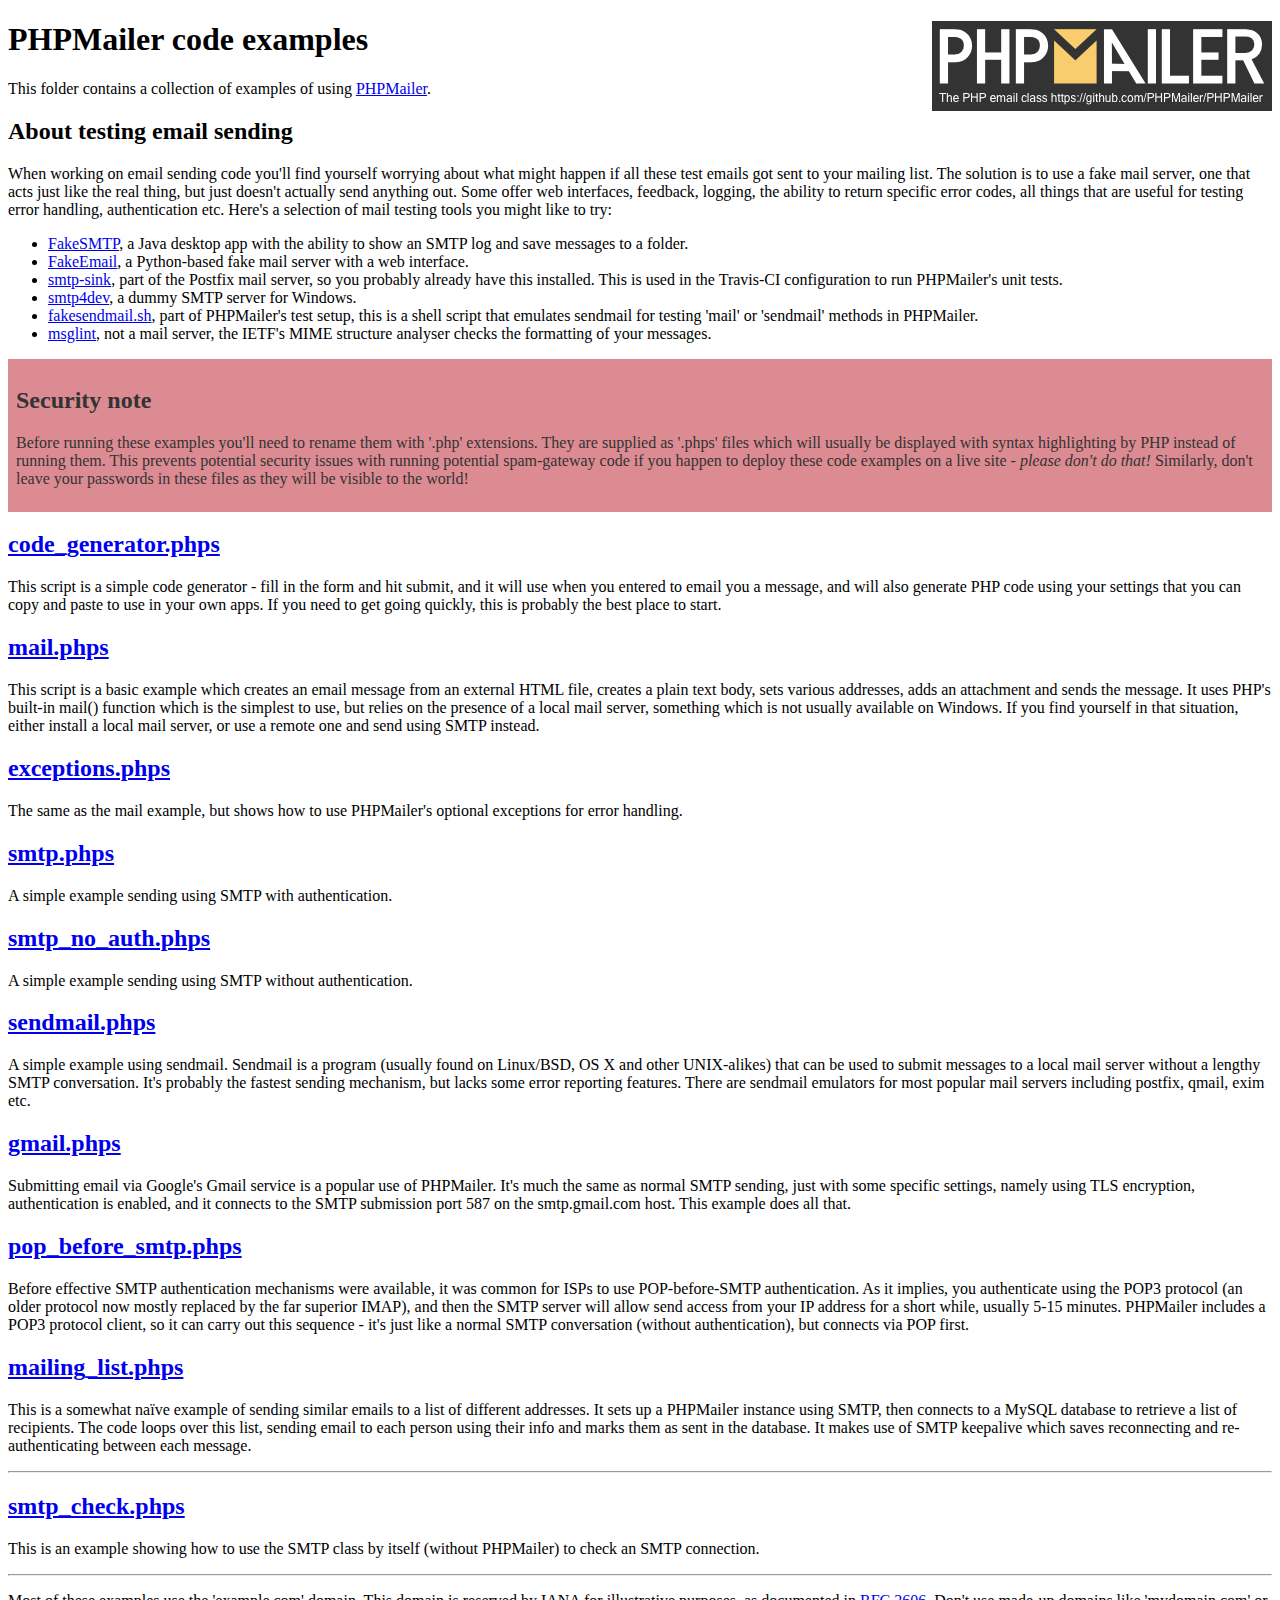
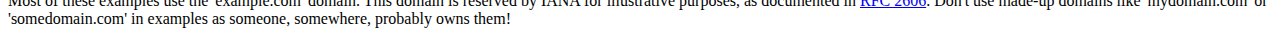
<file: PHPMailer/examples/index.html>
<!DOCTYPE html>
<html>
<head>
	<meta charset="UTF-8">
	<title>PHPMailer Examples</title>
</head>
<body>
<h1>PHPMailer code examples<a href="https://github.com/PHPMailer/PHPMailer"><img src="images/phpmailer.png" style="float:right; border:0;" alt="PHPMailer logo"></a></h1>
<p>This folder contains a collection of examples of using <a href="https://github.com/PHPMailer/PHPMailer">PHPMailer</a>.</p>
<h2>About testing email sending</h2>
<p>When working on email sending code you'll find yourself worrying about what might happen if all these test emails got sent to your mailing list. The solution is to use a fake mail server, one that acts just like the real thing, but just doesn't actually send anything out. Some offer web interfaces, feedback, logging, the ability to return specific error codes, all things that are useful for testing error handling, authentication etc. Here's a selection of mail testing tools you might like to try:</p>
<ul>
  <li><a href="https://github.com/Nilhcem/FakeSMTP">FakeSMTP</a>, a Java desktop app with the ability to show an SMTP log and save messages to a folder. </li>
  <li><a href="https://github.com/isotoma/FakeEmail">FakeEmail</a>, a Python-based fake mail server with a web interface.</li>
  <li><a href="http://www.postfix.org/smtp-sink.1.html">smtp-sink</a>, part of the Postfix mail server, so you probably already have this installed. This is used in the Travis-CI configuration to run PHPMailer's unit tests.</li>
  <li><a href="http://smtp4dev.codeplex.com">smtp4dev</a>, a dummy SMTP server for Windows.</li>
  <li><a href="https://github.com/PHPMailer/PHPMailer/blob/master/test/fakesendmail.sh">fakesendmail.sh</a>, part of PHPMailer's test setup, this is a shell script that emulates sendmail for testing 'mail' or 'sendmail' methods in PHPMailer.</li>
  <li><a href="http://tools.ietf.org/tools/msglint/">msglint</a>, not a mail server, the IETF's MIME structure analyser checks the formatting of your messages.</li>
</ul>
<div style="padding: 8px; color: #333333; background-color: #dc8b92">
<h2>Security note</h2>
<p>Before running these examples you'll need to rename them with '.php' extensions. They are supplied as '.phps' files which will usually be displayed with syntax highlighting by PHP instead of running them. This prevents potential security issues with running potential spam-gateway code if you happen to deploy these code examples on a live site - <em>please don't do that!</em> Similarly, don't leave your passwords in these files as they will be visible to the world!</p>
</div>
<h2><a href="code_generator.phps">code_generator.phps</a></h2>
<p>This script is a simple code generator - fill in the form and hit submit, and it will use when you entered to email you a message, and will also generate PHP code using your settings that you can copy and paste to use in your own apps. If you need to get going quickly, this is probably the best place to start.</p>
<h2><a href="mail.phps">mail.phps</a></h2>
<p>This script is a basic example which creates an email message from an external HTML file, creates a plain text body, sets various addresses, adds an attachment and sends the message. It uses PHP's built-in mail() function which is the simplest to use, but relies on the presence of a local mail server, something which is not usually available on Windows. If you find yourself in that situation, either install a local mail server, or use a remote one and send using SMTP instead.</p>
<h2><a href="exceptions.phps">exceptions.phps</a></h2>
<p>The same as the mail example, but shows how to use PHPMailer's optional exceptions for error handling.</p>
<h2><a href="smtp.phps">smtp.phps</a></h2>
<p>A simple example sending using SMTP with authentication.</p>
<h2><a href="smtp_no_auth.phps">smtp_no_auth.phps</a></h2>
<p>A simple example sending using SMTP without authentication.</p>
<h2><a href="sendmail.phps">sendmail.phps</a></h2>
<p>A simple example using sendmail. Sendmail is a program (usually found on Linux/BSD, OS X and other UNIX-alikes) that can be used to submit messages to a local mail server without a lengthy SMTP conversation. It's probably the fastest sending mechanism, but lacks some error reporting features. There are sendmail emulators for most popular mail servers including postfix, qmail, exim etc.</p>
<h2><a href="gmail.phps">gmail.phps</a></h2>
<p>Submitting email via Google's Gmail service is a popular use of PHPMailer. It's much the same as normal SMTP sending, just with some specific settings, namely using TLS encryption, authentication is enabled, and it connects to the SMTP submission port 587 on the smtp.gmail.com host. This example does all that.</p>
<h2><a href="pop_before_smtp.phps">pop_before_smtp.phps</a></h2>
<p>Before effective SMTP authentication mechanisms were available, it was common for ISPs to use POP-before-SMTP authentication. As it implies, you authenticate using the POP3 protocol (an older protocol now mostly replaced by the far superior IMAP), and then the SMTP server will allow send access from your IP address for a short while, usually 5-15 minutes. PHPMailer includes a POP3 protocol client, so it can carry out this sequence - it's just like a normal SMTP conversation (without authentication), but connects via POP first.</p>
<h2><a href="mailing_list.phps">mailing_list.phps</a></h2>
<p>This is a somewhat naïve example of sending similar emails to a list of different addresses. It sets up a PHPMailer instance using SMTP, then connects to a MySQL database to retrieve a list of recipients. The code loops over this list, sending email to each person using their info and marks them as sent in the database. It makes use of SMTP keepalive which saves reconnecting and re-authenticating between each message.</p>
<hr>
<h2><a href="smtp_check.phps">smtp_check.phps</a></h2>
<p>This is an example showing how to use the SMTP class by itself (without PHPMailer) to check an SMTP connection.</p>
<hr>
<p>Most of these examples use the 'example.com' domain. This domain is reserved by IANA for illustrative purposes, as documented in <a href="http://tools.ietf.org/html/rfc2606">RFC 2606</a>. Don't use made-up domains like 'mydomain.com' or 'somedomain.com' in examples as someone, somewhere, probably owns them!</p>
</body>
</html>
</file>
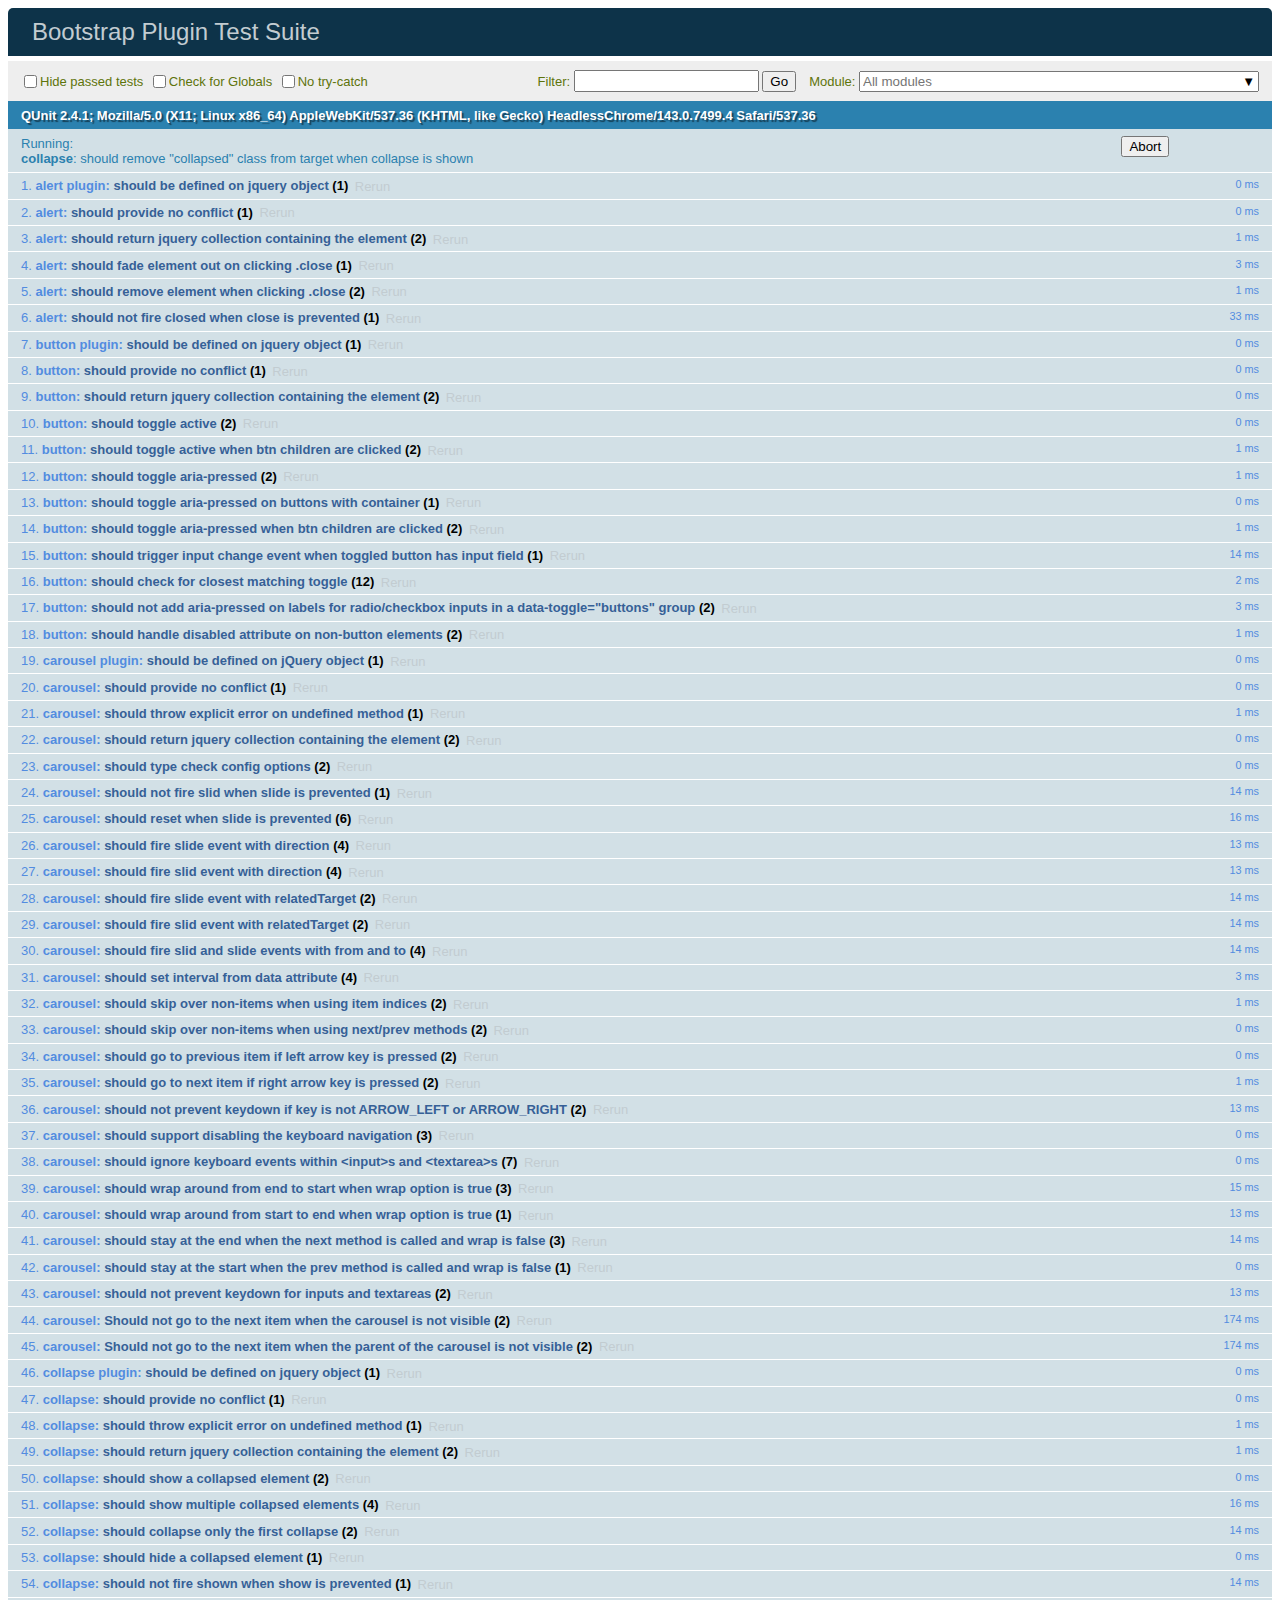
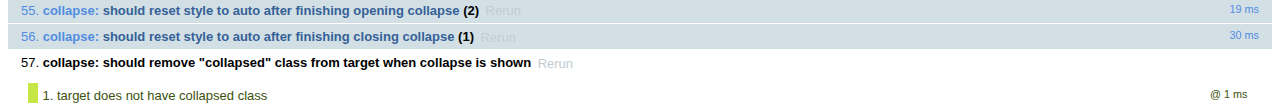
<file: bootstrap-4.0.0/js/tests/index.html>
<!doctype html>
<html lang="en">
  <head>
    <meta charset="utf-8">
    <meta name="viewport" content="width=device-width, initial-scale=1, shrink-to-fit=no">
    <title>Bootstrap Plugin Test Suite</title>

    <!-- jQuery -->
    <script>
      (function () {
        var path = '../../assets/js/vendor/jquery-slim.min.js'
        // get jquery param from the query string.
        var jQueryVersion = location.search.match(/[?&]jquery=(.*?)(?=&|$)/)

        // If a version was specified, use that version from our vendor folder
        if (jQueryVersion) {
          path = 'vendor/jquery-' + jQueryVersion[1] + '.min.js'
        }
        document.write('<script src="' + path + '"><\/script>')
      }())
    </script>
    <script src="../../assets/js/vendor/popper.min.js"></script>

    <!-- QUnit -->
    <link rel="stylesheet" href="vendor/qunit.css" media="screen">
    <script src="vendor/qunit.js"></script>

    <script>
      // Disable jQuery event aliases to ensure we don't accidentally use any of them
      [
        'blur',
        'focus',
        'focusin',
        'focusout',
        'resize',
        'scroll',
        'click',
        'dblclick',
        'mousedown',
        'mouseup',
        'mousemove',
        'mouseover',
        'mouseout',
        'mouseenter',
        'mouseleave',
        'change',
        'select',
        'submit',
        'keydown',
        'keypress',
        'keyup',
        'contextmenu'
      ].forEach(function(eventAlias) {
        $.fn[eventAlias] = function() {
          throw new Error('Using the ".' + eventAlias + '()" method is not allowed, so that Bootstrap can be compatible with custom jQuery builds which exclude the "event aliases" module that defines said method. See https://github.com/twbs/bootstrap/blob/master/CONTRIBUTING.md#js')
        }
      })

      // Require assert.expect in each test
      QUnit.config.requireExpects = true

      // See https://github.com/axemclion/grunt-saucelabs#test-result-details-with-qunit
      var log = []
      var testName

      QUnit.done(function(testResults) {
        var tests = []
        for (var i = 0; i < log.length; i++) {
          var details = log[i]
          tests.push({
            name: details.name,
            result: details.result,
            expected: details.expected,
            actual: details.actual,
            source: details.source
          })
        }
        testResults.tests = tests

        window.global_test_results = testResults
      })

      QUnit.testStart(function(testDetails) {
        QUnit.log(function(details) {
          if (!details.result) {
            details.name = testDetails.name
            log.push(details)
          }
        })
      })

      // Display fixture on-screen on iOS to avoid false positives
      // See https://github.com/twbs/bootstrap/pull/15955
      if (/iPhone|iPad|iPod/.test(navigator.userAgent)) {
        QUnit.begin(function() {
          $('#qunit-fixture').css({ top: 0, left: 0 })
        })

        QUnit.done(function() {
          $('#qunit-fixture').css({ top: '', left: '' })
        })
      }
    </script>

    <!-- Transpiled Plugins -->
    <script src="../dist/util.js"></script>
    <script src="../dist/alert.js"></script>
    <script src="../dist/button.js"></script>
    <script src="../dist/carousel.js"></script>
    <script src="../dist/collapse.js"></script>
    <script src="../dist/dropdown.js"></script>
    <script src="../dist/modal.js"></script>
    <script src="../dist/scrollspy.js"></script>
    <script src="../dist/tab.js"></script>
    <script src="../dist/tooltip.js"></script>
    <script src="../dist/popover.js"></script>

    <!-- Unit Tests -->
    <script src="unit/alert.js"></script>
    <script src="unit/button.js"></script>
    <script src="unit/carousel.js"></script>
    <script src="unit/collapse.js"></script>
    <script src="unit/dropdown.js"></script>
    <script src="unit/modal.js"></script>
    <script src="unit/scrollspy.js"></script>
    <script src="unit/tab.js"></script>
    <script src="unit/tooltip.js"></script>
    <script src="unit/popover.js"></script>
    <script src="unit/util.js"></script>
  </head>
  <body>
    <div id="qunit-container">
      <div id="qunit"></div>
      <div id="qunit-fixture"></div>
    </div>
  </body>
</html>
</file>
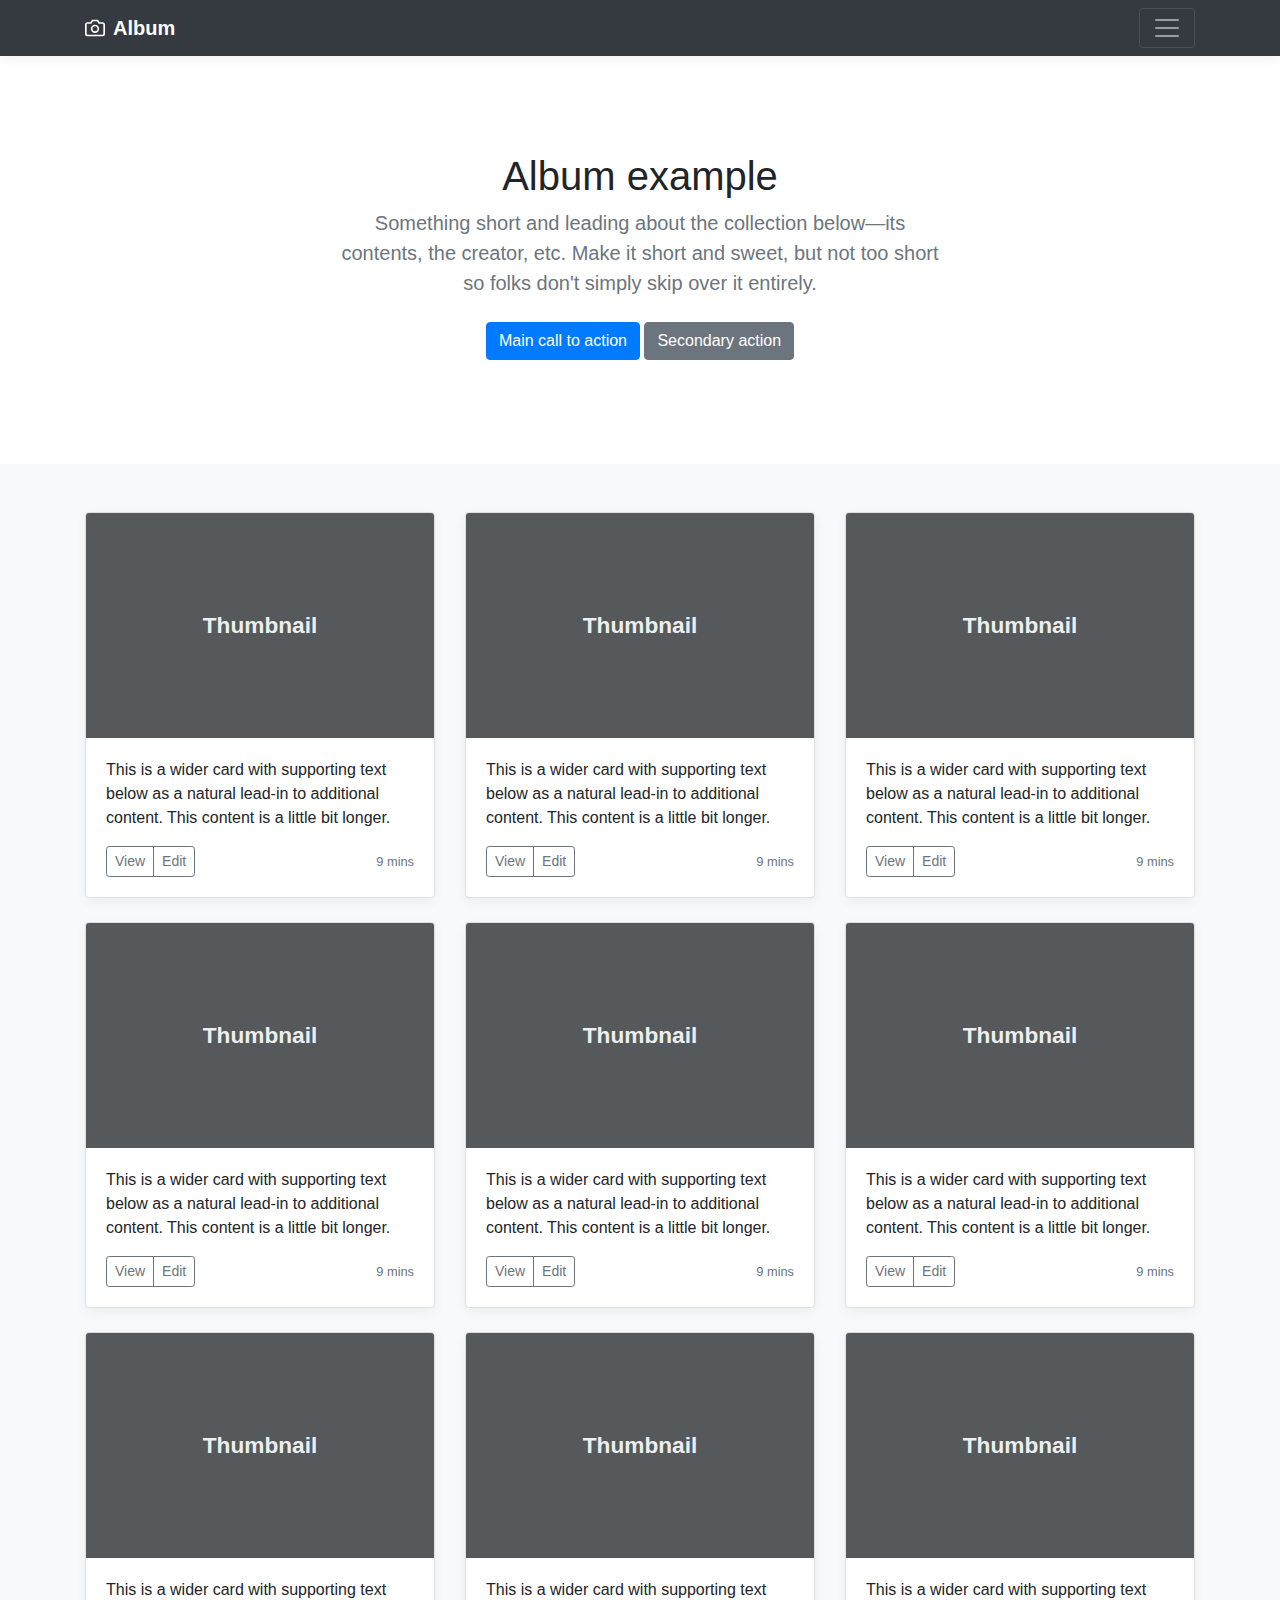
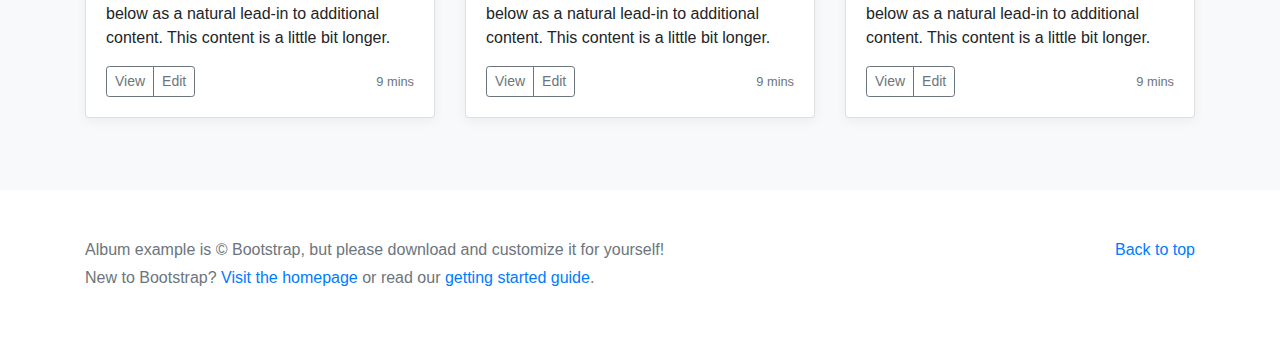
<file: bootstrap-4.0.0/docs/4.0/examples/album/index.html>
<!doctype html>
<html lang="en">
  <head>
    <meta charset="utf-8">
    <meta name="viewport" content="width=device-width, initial-scale=1, shrink-to-fit=no">
    <meta name="description" content="">
    <meta name="author" content="">
    <link rel="icon" href="../../../../favicon.ico">

    <title>Album example for Bootstrap</title>

    <!-- Bootstrap core CSS -->
    <link href="../../../../dist/css/bootstrap.min.css" rel="stylesheet">

    <!-- Custom styles for this template -->
    <link href="album.css" rel="stylesheet">
  </head>

  <body>

    <header>
      <div class="collapse bg-dark" id="navbarHeader">
        <div class="container">
          <div class="row">
            <div class="col-sm-8 col-md-7 py-4">
              <h4 class="text-white">About</h4>
              <p class="text-muted">Add some information about the album below, the author, or any other background context. Make it a few sentences long so folks can pick up some informative tidbits. Then, link them off to some social networking sites or contact information.</p>
            </div>
            <div class="col-sm-4 offset-md-1 py-4">
              <h4 class="text-white">Contact</h4>
              <ul class="list-unstyled">
                <li><a href="#" class="text-white">Follow on Twitter</a></li>
                <li><a href="#" class="text-white">Like on Facebook</a></li>
                <li><a href="#" class="text-white">Email me</a></li>
              </ul>
            </div>
          </div>
        </div>
      </div>
      <div class="navbar navbar-dark bg-dark box-shadow">
        <div class="container d-flex justify-content-between">
          <a href="#" class="navbar-brand d-flex align-items-center">
            <svg xmlns="http://www.w3.org/2000/svg" width="20" height="20" viewBox="0 0 24 24" fill="none" stroke="currentColor" stroke-width="2" stroke-linecap="round" stroke-linejoin="round" class="mr-2"><path d="M23 19a2 2 0 0 1-2 2H3a2 2 0 0 1-2-2V8a2 2 0 0 1 2-2h4l2-3h6l2 3h4a2 2 0 0 1 2 2z"></path><circle cx="12" cy="13" r="4"></circle></svg>
            <strong>Album</strong>
          </a>
          <button class="navbar-toggler" type="button" data-toggle="collapse" data-target="#navbarHeader" aria-controls="navbarHeader" aria-expanded="false" aria-label="Toggle navigation">
            <span class="navbar-toggler-icon"></span>
          </button>
        </div>
      </div>
    </header>

    <main role="main">

      <section class="jumbotron text-center">
        <div class="container">
          <h1 class="jumbotron-heading">Album example</h1>
          <p class="lead text-muted">Something short and leading about the collection below—its contents, the creator, etc. Make it short and sweet, but not too short so folks don't simply skip over it entirely.</p>
          <p>
            <a href="#" class="btn btn-primary my-2">Main call to action</a>
            <a href="#" class="btn btn-secondary my-2">Secondary action</a>
          </p>
        </div>
      </section>

      <div class="album py-5 bg-light">
        <div class="container">

          <div class="row">
            <div class="col-md-4">
              <div class="card mb-4 box-shadow">
                <img class="card-img-top" data-src="holder.js/100px225?theme=thumb&bg=55595c&fg=eceeef&text=Thumbnail" alt="Card image cap">
                <div class="card-body">
                  <p class="card-text">This is a wider card with supporting text below as a natural lead-in to additional content. This content is a little bit longer.</p>
                  <div class="d-flex justify-content-between align-items-center">
                    <div class="btn-group">
                      <button type="button" class="btn btn-sm btn-outline-secondary">View</button>
                      <button type="button" class="btn btn-sm btn-outline-secondary">Edit</button>
                    </div>
                    <small class="text-muted">9 mins</small>
                  </div>
                </div>
              </div>
            </div>
            <div class="col-md-4">
              <div class="card mb-4 box-shadow">
                <img class="card-img-top" data-src="holder.js/100px225?theme=thumb&bg=55595c&fg=eceeef&text=Thumbnail" alt="Card image cap">
                <div class="card-body">
                  <p class="card-text">This is a wider card with supporting text below as a natural lead-in to additional content. This content is a little bit longer.</p>
                  <div class="d-flex justify-content-between align-items-center">
                    <div class="btn-group">
                      <button type="button" class="btn btn-sm btn-outline-secondary">View</button>
                      <button type="button" class="btn btn-sm btn-outline-secondary">Edit</button>
                    </div>
                    <small class="text-muted">9 mins</small>
                  </div>
                </div>
              </div>
            </div>
            <div class="col-md-4">
              <div class="card mb-4 box-shadow">
                <img class="card-img-top" data-src="holder.js/100px225?theme=thumb&bg=55595c&fg=eceeef&text=Thumbnail" alt="Card image cap">
                <div class="card-body">
                  <p class="card-text">This is a wider card with supporting text below as a natural lead-in to additional content. This content is a little bit longer.</p>
                  <div class="d-flex justify-content-between align-items-center">
                    <div class="btn-group">
                      <button type="button" class="btn btn-sm btn-outline-secondary">View</button>
                      <button type="button" class="btn btn-sm btn-outline-secondary">Edit</button>
                    </div>
                    <small class="text-muted">9 mins</small>
                  </div>
                </div>
              </div>
            </div>

            <div class="col-md-4">
              <div class="card mb-4 box-shadow">
                <img class="card-img-top" data-src="holder.js/100px225?theme=thumb&bg=55595c&fg=eceeef&text=Thumbnail" alt="Card image cap">
                <div class="card-body">
                  <p class="card-text">This is a wider card with supporting text below as a natural lead-in to additional content. This content is a little bit longer.</p>
                  <div class="d-flex justify-content-between align-items-center">
                    <div class="btn-group">
                      <button type="button" class="btn btn-sm btn-outline-secondary">View</button>
                      <button type="button" class="btn btn-sm btn-outline-secondary">Edit</button>
                    </div>
                    <small class="text-muted">9 mins</small>
                  </div>
                </div>
              </div>
            </div>
            <div class="col-md-4">
              <div class="card mb-4 box-shadow">
                <img class="card-img-top" data-src="holder.js/100px225?theme=thumb&bg=55595c&fg=eceeef&text=Thumbnail" alt="Card image cap">
                <div class="card-body">
                  <p class="card-text">This is a wider card with supporting text below as a natural lead-in to additional content. This content is a little bit longer.</p>
                  <div class="d-flex justify-content-between align-items-center">
                    <div class="btn-group">
                      <button type="button" class="btn btn-sm btn-outline-secondary">View</button>
                      <button type="button" class="btn btn-sm btn-outline-secondary">Edit</button>
                    </div>
                    <small class="text-muted">9 mins</small>
                  </div>
                </div>
              </div>
            </div>
            <div class="col-md-4">
              <div class="card mb-4 box-shadow">
                <img class="card-img-top" data-src="holder.js/100px225?theme=thumb&bg=55595c&fg=eceeef&text=Thumbnail" alt="Card image cap">
                <div class="card-body">
                  <p class="card-text">This is a wider card with supporting text below as a natural lead-in to additional content. This content is a little bit longer.</p>
                  <div class="d-flex justify-content-between align-items-center">
                    <div class="btn-group">
                      <button type="button" class="btn btn-sm btn-outline-secondary">View</button>
                      <button type="button" class="btn btn-sm btn-outline-secondary">Edit</button>
                    </div>
                    <small class="text-muted">9 mins</small>
                  </div>
                </div>
              </div>
            </div>

            <div class="col-md-4">
              <div class="card mb-4 box-shadow">
                <img class="card-img-top" data-src="holder.js/100px225?theme=thumb&bg=55595c&fg=eceeef&text=Thumbnail" alt="Card image cap">
                <div class="card-body">
                  <p class="card-text">This is a wider card with supporting text below as a natural lead-in to additional content. This content is a little bit longer.</p>
                  <div class="d-flex justify-content-between align-items-center">
                    <div class="btn-group">
                      <button type="button" class="btn btn-sm btn-outline-secondary">View</button>
                      <button type="button" class="btn btn-sm btn-outline-secondary">Edit</button>
                    </div>
                    <small class="text-muted">9 mins</small>
                  </div>
                </div>
              </div>
            </div>
            <div class="col-md-4">
              <div class="card mb-4 box-shadow">
                <img class="card-img-top" data-src="holder.js/100px225?theme=thumb&bg=55595c&fg=eceeef&text=Thumbnail" alt="Card image cap">
                <div class="card-body">
                  <p class="card-text">This is a wider card with supporting text below as a natural lead-in to additional content. This content is a little bit longer.</p>
                  <div class="d-flex justify-content-between align-items-center">
                    <div class="btn-group">
                      <button type="button" class="btn btn-sm btn-outline-secondary">View</button>
                      <button type="button" class="btn btn-sm btn-outline-secondary">Edit</button>
                    </div>
                    <small class="text-muted">9 mins</small>
                  </div>
                </div>
              </div>
            </div>
            <div class="col-md-4">
              <div class="card mb-4 box-shadow">
                <img class="card-img-top" data-src="holder.js/100px225?theme=thumb&bg=55595c&fg=eceeef&text=Thumbnail" alt="Card image cap">
                <div class="card-body">
                  <p class="card-text">This is a wider card with supporting text below as a natural lead-in to additional content. This content is a little bit longer.</p>
                  <div class="d-flex justify-content-between align-items-center">
                    <div class="btn-group">
                      <button type="button" class="btn btn-sm btn-outline-secondary">View</button>
                      <button type="button" class="btn btn-sm btn-outline-secondary">Edit</button>
                    </div>
                    <small class="text-muted">9 mins</small>
                  </div>
                </div>
              </div>
            </div>
          </div>
        </div>
      </div>

    </main>

    <footer class="text-muted">
      <div class="container">
        <p class="float-right">
          <a href="#">Back to top</a>
        </p>
        <p>Album example is &copy; Bootstrap, but please download and customize it for yourself!</p>
        <p>New to Bootstrap? <a href="../../">Visit the homepage</a> or read our <a href="../../getting-started/">getting started guide</a>.</p>
      </div>
    </footer>

    <!-- Bootstrap core JavaScript
    ================================================== -->
    <!-- Placed at the end of the document so the pages load faster -->
    <script src="https://code.jquery.com/jquery-3.2.1.slim.min.js" integrity="sha384-KJ3o2DKtIkvYIK3UENzmM7KCkRr/rE9/Qpg6aAZGJwFDMVNA/GpGFF93hXpG5KkN" crossorigin="anonymous"></script>
    <script>window.jQuery || document.write('<script src="../../../../assets/js/vendor/jquery-slim.min.js"><\/script>')</script>
    <script src="../../../../assets/js/vendor/popper.min.js"></script>
    <script src="../../../../dist/js/bootstrap.min.js"></script>
    <script src="../../../../assets/js/vendor/holder.min.js"></script>
  </body>
</html>
</file>
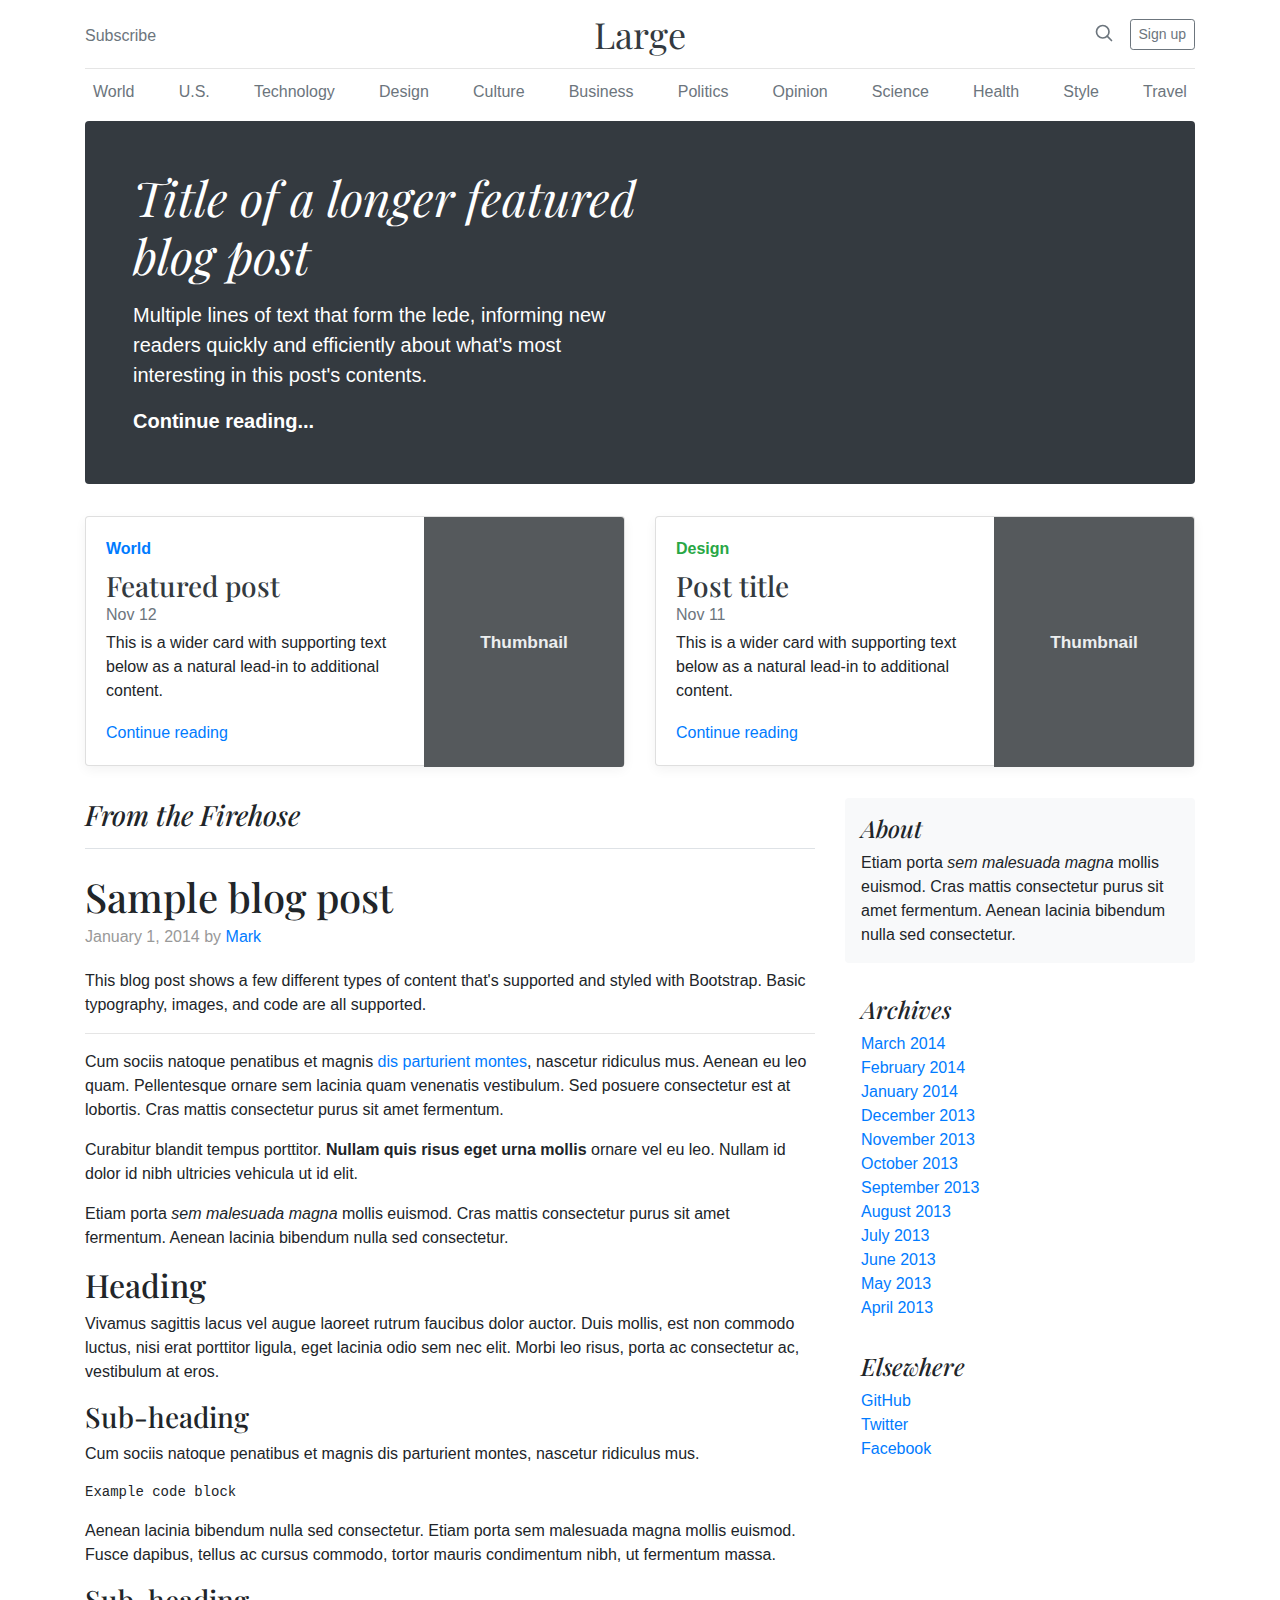
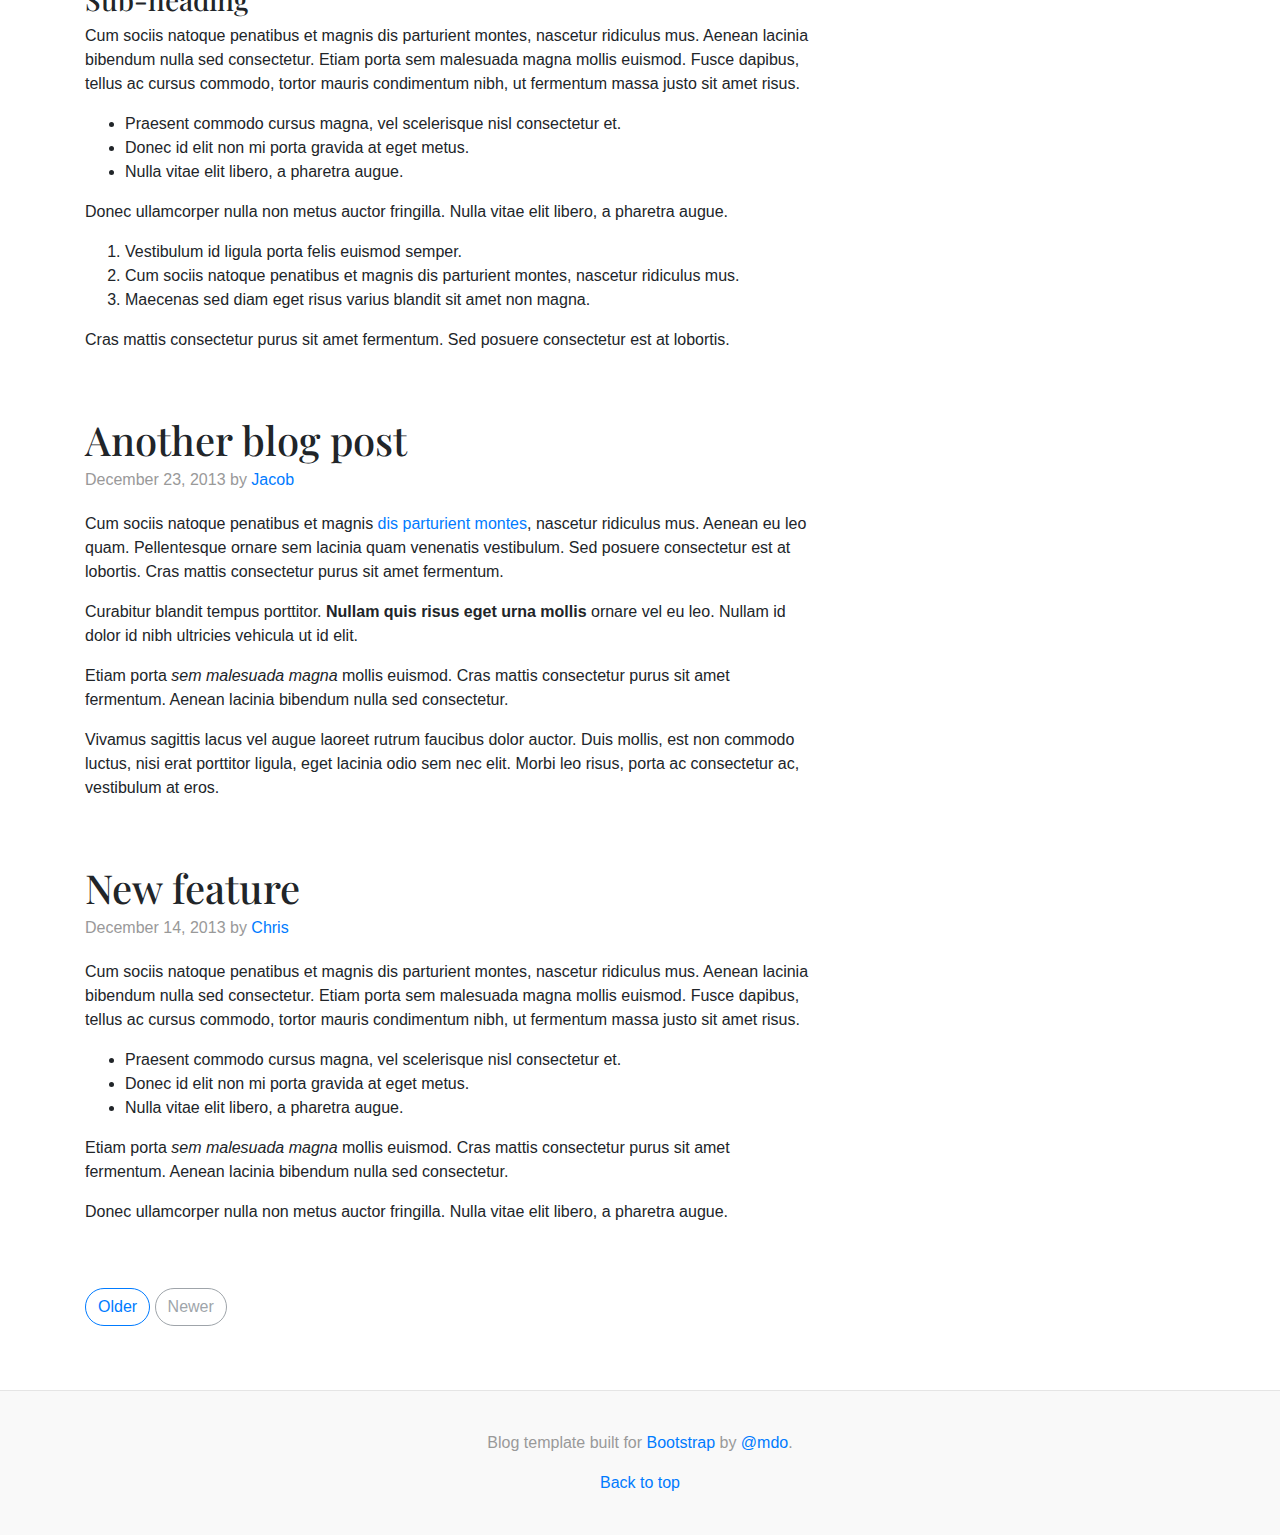
<file: bootstrap-4.0.0/docs/4.0/examples/blog/index.html>
<!doctype html>
<html lang="en">
  <head>
    <meta charset="utf-8">
    <meta name="viewport" content="width=device-width, initial-scale=1, shrink-to-fit=no">
    <meta name="description" content="">
    <meta name="author" content="">
    <link rel="icon" href="../../../../favicon.ico">

    <title>Blog Template for Bootstrap</title>

    <!-- Bootstrap core CSS -->
    <link href="../../../../dist/css/bootstrap.min.css" rel="stylesheet">

    <!-- Custom styles for this template -->
    <link href="https://fonts.googleapis.com/css?family=Playfair+Display:700,900" rel="stylesheet">
    <link href="blog.css" rel="stylesheet">
  </head>

  <body>

    <div class="container">
      <header class="blog-header py-3">
        <div class="row flex-nowrap justify-content-between align-items-center">
          <div class="col-4 pt-1">
            <a class="text-muted" href="#">Subscribe</a>
          </div>
          <div class="col-4 text-center">
            <a class="blog-header-logo text-dark" href="#">Large</a>
          </div>
          <div class="col-4 d-flex justify-content-end align-items-center">
            <a class="text-muted" href="#">
              <svg xmlns="http://www.w3.org/2000/svg" width="20" height="20" viewBox="0 0 24 24" fill="none" stroke="currentColor" stroke-width="2" stroke-linecap="round" stroke-linejoin="round" class="mx-3"><circle cx="10.5" cy="10.5" r="7.5"></circle><line x1="21" y1="21" x2="15.8" y2="15.8"></line></svg>
            </a>
            <a class="btn btn-sm btn-outline-secondary" href="#">Sign up</a>
          </div>
        </div>
      </header>

      <div class="nav-scroller py-1 mb-2">
        <nav class="nav d-flex justify-content-between">
          <a class="p-2 text-muted" href="#">World</a>
          <a class="p-2 text-muted" href="#">U.S.</a>
          <a class="p-2 text-muted" href="#">Technology</a>
          <a class="p-2 text-muted" href="#">Design</a>
          <a class="p-2 text-muted" href="#">Culture</a>
          <a class="p-2 text-muted" href="#">Business</a>
          <a class="p-2 text-muted" href="#">Politics</a>
          <a class="p-2 text-muted" href="#">Opinion</a>
          <a class="p-2 text-muted" href="#">Science</a>
          <a class="p-2 text-muted" href="#">Health</a>
          <a class="p-2 text-muted" href="#">Style</a>
          <a class="p-2 text-muted" href="#">Travel</a>
        </nav>
      </div>

      <div class="jumbotron p-3 p-md-5 text-white rounded bg-dark">
        <div class="col-md-6 px-0">
          <h1 class="display-4 font-italic">Title of a longer featured blog post</h1>
          <p class="lead my-3">Multiple lines of text that form the lede, informing new readers quickly and efficiently about what's most interesting in this post's contents.</p>
          <p class="lead mb-0"><a href="#" class="text-white font-weight-bold">Continue reading...</a></p>
        </div>
      </div>

      <div class="row mb-2">
        <div class="col-md-6">
          <div class="card flex-md-row mb-4 box-shadow h-md-250">
            <div class="card-body d-flex flex-column align-items-start">
              <strong class="d-inline-block mb-2 text-primary">World</strong>
              <h3 class="mb-0">
                <a class="text-dark" href="#">Featured post</a>
              </h3>
              <div class="mb-1 text-muted">Nov 12</div>
              <p class="card-text mb-auto">This is a wider card with supporting text below as a natural lead-in to additional content.</p>
              <a href="#">Continue reading</a>
            </div>
            <img class="card-img-right flex-auto d-none d-md-block" data-src="holder.js/200x250?theme=thumb" alt="Card image cap">
          </div>
        </div>
        <div class="col-md-6">
          <div class="card flex-md-row mb-4 box-shadow h-md-250">
            <div class="card-body d-flex flex-column align-items-start">
              <strong class="d-inline-block mb-2 text-success">Design</strong>
              <h3 class="mb-0">
                <a class="text-dark" href="#">Post title</a>
              </h3>
              <div class="mb-1 text-muted">Nov 11</div>
              <p class="card-text mb-auto">This is a wider card with supporting text below as a natural lead-in to additional content.</p>
              <a href="#">Continue reading</a>
            </div>
            <img class="card-img-right flex-auto d-none d-md-block" data-src="holder.js/200x250?theme=thumb" alt="Card image cap">
          </div>
        </div>
      </div>
    </div>

    <main role="main" class="container">
      <div class="row">
        <div class="col-md-8 blog-main">
          <h3 class="pb-3 mb-4 font-italic border-bottom">
            From the Firehose
          </h3>

          <div class="blog-post">
            <h2 class="blog-post-title">Sample blog post</h2>
            <p class="blog-post-meta">January 1, 2014 by <a href="#">Mark</a></p>

            <p>This blog post shows a few different types of content that's supported and styled with Bootstrap. Basic typography, images, and code are all supported.</p>
            <hr>
            <p>Cum sociis natoque penatibus et magnis <a href="#">dis parturient montes</a>, nascetur ridiculus mus. Aenean eu leo quam. Pellentesque ornare sem lacinia quam venenatis vestibulum. Sed posuere consectetur est at lobortis. Cras mattis consectetur purus sit amet fermentum.</p>
            <blockquote>
              <p>Curabitur blandit tempus porttitor. <strong>Nullam quis risus eget urna mollis</strong> ornare vel eu leo. Nullam id dolor id nibh ultricies vehicula ut id elit.</p>
            </blockquote>
            <p>Etiam porta <em>sem malesuada magna</em> mollis euismod. Cras mattis consectetur purus sit amet fermentum. Aenean lacinia bibendum nulla sed consectetur.</p>
            <h2>Heading</h2>
            <p>Vivamus sagittis lacus vel augue laoreet rutrum faucibus dolor auctor. Duis mollis, est non commodo luctus, nisi erat porttitor ligula, eget lacinia odio sem nec elit. Morbi leo risus, porta ac consectetur ac, vestibulum at eros.</p>
            <h3>Sub-heading</h3>
            <p>Cum sociis natoque penatibus et magnis dis parturient montes, nascetur ridiculus mus.</p>
            <pre><code>Example code block</code></pre>
            <p>Aenean lacinia bibendum nulla sed consectetur. Etiam porta sem malesuada magna mollis euismod. Fusce dapibus, tellus ac cursus commodo, tortor mauris condimentum nibh, ut fermentum massa.</p>
            <h3>Sub-heading</h3>
            <p>Cum sociis natoque penatibus et magnis dis parturient montes, nascetur ridiculus mus. Aenean lacinia bibendum nulla sed consectetur. Etiam porta sem malesuada magna mollis euismod. Fusce dapibus, tellus ac cursus commodo, tortor mauris condimentum nibh, ut fermentum massa justo sit amet risus.</p>
            <ul>
              <li>Praesent commodo cursus magna, vel scelerisque nisl consectetur et.</li>
              <li>Donec id elit non mi porta gravida at eget metus.</li>
              <li>Nulla vitae elit libero, a pharetra augue.</li>
            </ul>
            <p>Donec ullamcorper nulla non metus auctor fringilla. Nulla vitae elit libero, a pharetra augue.</p>
            <ol>
              <li>Vestibulum id ligula porta felis euismod semper.</li>
              <li>Cum sociis natoque penatibus et magnis dis parturient montes, nascetur ridiculus mus.</li>
              <li>Maecenas sed diam eget risus varius blandit sit amet non magna.</li>
            </ol>
            <p>Cras mattis consectetur purus sit amet fermentum. Sed posuere consectetur est at lobortis.</p>
          </div><!-- /.blog-post -->

          <div class="blog-post">
            <h2 class="blog-post-title">Another blog post</h2>
            <p class="blog-post-meta">December 23, 2013 by <a href="#">Jacob</a></p>

            <p>Cum sociis natoque penatibus et magnis <a href="#">dis parturient montes</a>, nascetur ridiculus mus. Aenean eu leo quam. Pellentesque ornare sem lacinia quam venenatis vestibulum. Sed posuere consectetur est at lobortis. Cras mattis consectetur purus sit amet fermentum.</p>
            <blockquote>
              <p>Curabitur blandit tempus porttitor. <strong>Nullam quis risus eget urna mollis</strong> ornare vel eu leo. Nullam id dolor id nibh ultricies vehicula ut id elit.</p>
            </blockquote>
            <p>Etiam porta <em>sem malesuada magna</em> mollis euismod. Cras mattis consectetur purus sit amet fermentum. Aenean lacinia bibendum nulla sed consectetur.</p>
            <p>Vivamus sagittis lacus vel augue laoreet rutrum faucibus dolor auctor. Duis mollis, est non commodo luctus, nisi erat porttitor ligula, eget lacinia odio sem nec elit. Morbi leo risus, porta ac consectetur ac, vestibulum at eros.</p>
          </div><!-- /.blog-post -->

          <div class="blog-post">
            <h2 class="blog-post-title">New feature</h2>
            <p class="blog-post-meta">December 14, 2013 by <a href="#">Chris</a></p>

            <p>Cum sociis natoque penatibus et magnis dis parturient montes, nascetur ridiculus mus. Aenean lacinia bibendum nulla sed consectetur. Etiam porta sem malesuada magna mollis euismod. Fusce dapibus, tellus ac cursus commodo, tortor mauris condimentum nibh, ut fermentum massa justo sit amet risus.</p>
            <ul>
              <li>Praesent commodo cursus magna, vel scelerisque nisl consectetur et.</li>
              <li>Donec id elit non mi porta gravida at eget metus.</li>
              <li>Nulla vitae elit libero, a pharetra augue.</li>
            </ul>
            <p>Etiam porta <em>sem malesuada magna</em> mollis euismod. Cras mattis consectetur purus sit amet fermentum. Aenean lacinia bibendum nulla sed consectetur.</p>
            <p>Donec ullamcorper nulla non metus auctor fringilla. Nulla vitae elit libero, a pharetra augue.</p>
          </div><!-- /.blog-post -->

          <nav class="blog-pagination">
            <a class="btn btn-outline-primary" href="#">Older</a>
            <a class="btn btn-outline-secondary disabled" href="#">Newer</a>
          </nav>

        </div><!-- /.blog-main -->

        <aside class="col-md-4 blog-sidebar">
          <div class="p-3 mb-3 bg-light rounded">
            <h4 class="font-italic">About</h4>
            <p class="mb-0">Etiam porta <em>sem malesuada magna</em> mollis euismod. Cras mattis consectetur purus sit amet fermentum. Aenean lacinia bibendum nulla sed consectetur.</p>
          </div>

          <div class="p-3">
            <h4 class="font-italic">Archives</h4>
            <ol class="list-unstyled mb-0">
              <li><a href="#">March 2014</a></li>
              <li><a href="#">February 2014</a></li>
              <li><a href="#">January 2014</a></li>
              <li><a href="#">December 2013</a></li>
              <li><a href="#">November 2013</a></li>
              <li><a href="#">October 2013</a></li>
              <li><a href="#">September 2013</a></li>
              <li><a href="#">August 2013</a></li>
              <li><a href="#">July 2013</a></li>
              <li><a href="#">June 2013</a></li>
              <li><a href="#">May 2013</a></li>
              <li><a href="#">April 2013</a></li>
            </ol>
          </div>

          <div class="p-3">
            <h4 class="font-italic">Elsewhere</h4>
            <ol class="list-unstyled">
              <li><a href="#">GitHub</a></li>
              <li><a href="#">Twitter</a></li>
              <li><a href="#">Facebook</a></li>
            </ol>
          </div>
        </aside><!-- /.blog-sidebar -->

      </div><!-- /.row -->

    </main><!-- /.container -->

    <footer class="blog-footer">
      <p>Blog template built for <a href="https://getbootstrap.com/">Bootstrap</a> by <a href="https://twitter.com/mdo">@mdo</a>.</p>
      <p>
        <a href="#">Back to top</a>
      </p>
    </footer>

    <!-- Bootstrap core JavaScript
    ================================================== -->
    <!-- Placed at the end of the document so the pages load faster -->
    <script src="https://code.jquery.com/jquery-3.2.1.slim.min.js" integrity="sha384-KJ3o2DKtIkvYIK3UENzmM7KCkRr/rE9/Qpg6aAZGJwFDMVNA/GpGFF93hXpG5KkN" crossorigin="anonymous"></script>
    <script>window.jQuery || document.write('<script src="../../../../assets/js/vendor/jquery-slim.min.js"><\/script>')</script>
    <script src="../../../../assets/js/vendor/popper.min.js"></script>
    <script src="../../../../dist/js/bootstrap.min.js"></script>
    <script src="../../../../assets/js/vendor/holder.min.js"></script>
    <script>
      Holder.addTheme('thumb', {
        bg: '#55595c',
        fg: '#eceeef',
        text: 'Thumbnail'
      });
    </script>
  </body>
</html>
</file>
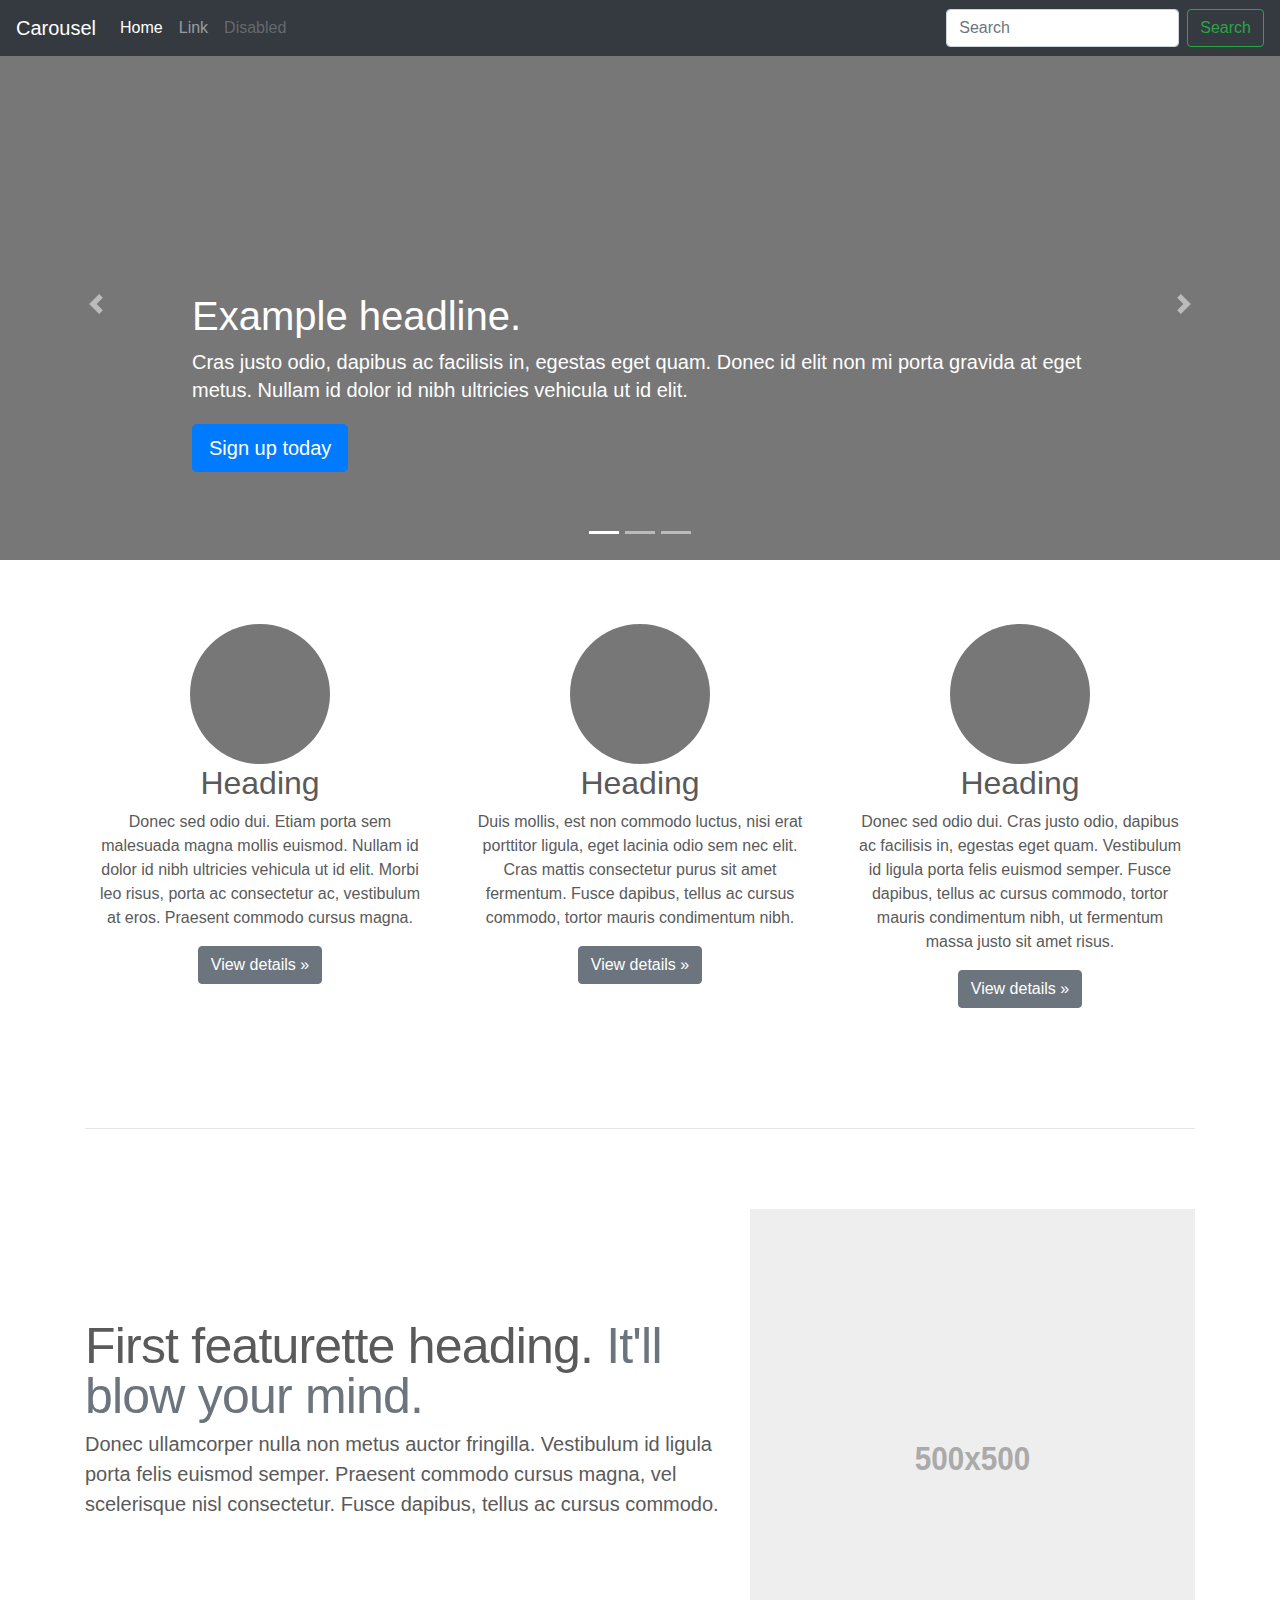
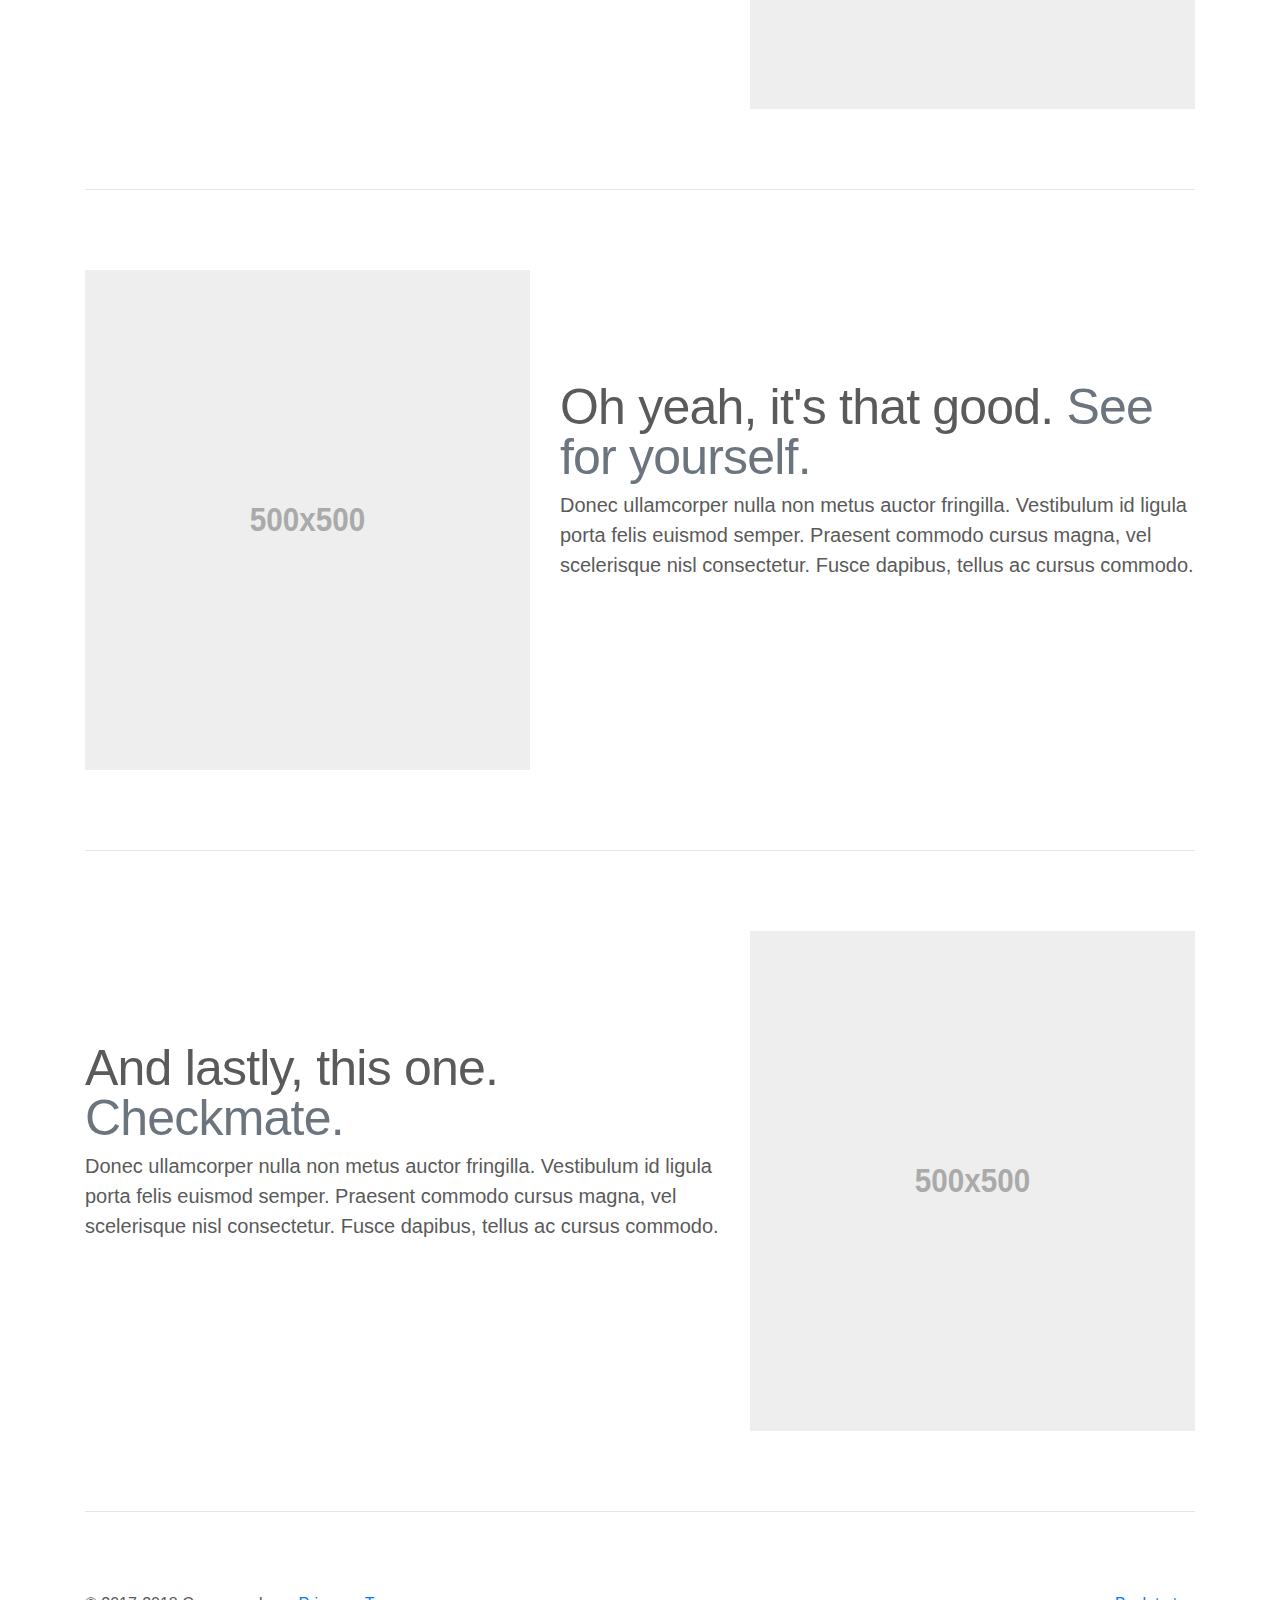
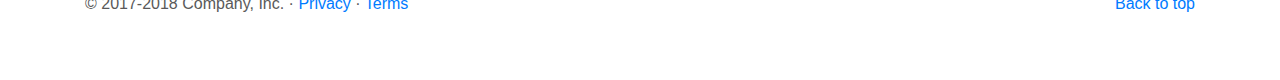
<file: bootstrap-4.0.0/docs/4.0/examples/carousel/index.html>
<!doctype html>
<html lang="en">
  <head>
    <meta charset="utf-8">
    <meta name="viewport" content="width=device-width, initial-scale=1, shrink-to-fit=no">
    <meta name="description" content="">
    <meta name="author" content="">
    <link rel="icon" href="../../../../favicon.ico">

    <title>Carousel Template for Bootstrap</title>

    <!-- Bootstrap core CSS -->
    <link href="../../../../dist/css/bootstrap.min.css" rel="stylesheet">

    <!-- Custom styles for this template -->
    <link href="carousel.css" rel="stylesheet">
  </head>
  <body>

    <header>
      <nav class="navbar navbar-expand-md navbar-dark fixed-top bg-dark">
        <a class="navbar-brand" href="#">Carousel</a>
        <button class="navbar-toggler" type="button" data-toggle="collapse" data-target="#navbarCollapse" aria-controls="navbarCollapse" aria-expanded="false" aria-label="Toggle navigation">
          <span class="navbar-toggler-icon"></span>
        </button>
        <div class="collapse navbar-collapse" id="navbarCollapse">
          <ul class="navbar-nav mr-auto">
            <li class="nav-item active">
              <a class="nav-link" href="#">Home <span class="sr-only">(current)</span></a>
            </li>
            <li class="nav-item">
              <a class="nav-link" href="#">Link</a>
            </li>
            <li class="nav-item">
              <a class="nav-link disabled" href="#">Disabled</a>
            </li>
          </ul>
          <form class="form-inline mt-2 mt-md-0">
            <input class="form-control mr-sm-2" type="text" placeholder="Search" aria-label="Search">
            <button class="btn btn-outline-success my-2 my-sm-0" type="submit">Search</button>
          </form>
        </div>
      </nav>
    </header>

    <main role="main">

      <div id="myCarousel" class="carousel slide" data-ride="carousel">
        <ol class="carousel-indicators">
          <li data-target="#myCarousel" data-slide-to="0" class="active"></li>
          <li data-target="#myCarousel" data-slide-to="1"></li>
          <li data-target="#myCarousel" data-slide-to="2"></li>
        </ol>
        <div class="carousel-inner">
          <div class="carousel-item active">
            <img class="first-slide" src="[data-uri]" alt="First slide">
            <div class="container">
              <div class="carousel-caption text-left">
                <h1>Example headline.</h1>
                <p>Cras justo odio, dapibus ac facilisis in, egestas eget quam. Donec id elit non mi porta gravida at eget metus. Nullam id dolor id nibh ultricies vehicula ut id elit.</p>
                <p><a class="btn btn-lg btn-primary" href="#" role="button">Sign up today</a></p>
              </div>
            </div>
          </div>
          <div class="carousel-item">
            <img class="second-slide" src="[data-uri]" alt="Second slide">
            <div class="container">
              <div class="carousel-caption">
                <h1>Another example headline.</h1>
                <p>Cras justo odio, dapibus ac facilisis in, egestas eget quam. Donec id elit non mi porta gravida at eget metus. Nullam id dolor id nibh ultricies vehicula ut id elit.</p>
                <p><a class="btn btn-lg btn-primary" href="#" role="button">Learn more</a></p>
              </div>
            </div>
          </div>
          <div class="carousel-item">
            <img class="third-slide" src="[data-uri]" alt="Third slide">
            <div class="container">
              <div class="carousel-caption text-right">
                <h1>One more for good measure.</h1>
                <p>Cras justo odio, dapibus ac facilisis in, egestas eget quam. Donec id elit non mi porta gravida at eget metus. Nullam id dolor id nibh ultricies vehicula ut id elit.</p>
                <p><a class="btn btn-lg btn-primary" href="#" role="button">Browse gallery</a></p>
              </div>
            </div>
          </div>
        </div>
        <a class="carousel-control-prev" href="#myCarousel" role="button" data-slide="prev">
          <span class="carousel-control-prev-icon" aria-hidden="true"></span>
          <span class="sr-only">Previous</span>
        </a>
        <a class="carousel-control-next" href="#myCarousel" role="button" data-slide="next">
          <span class="carousel-control-next-icon" aria-hidden="true"></span>
          <span class="sr-only">Next</span>
        </a>
      </div>


      <!-- Marketing messaging and featurettes
      ================================================== -->
      <!-- Wrap the rest of the page in another container to center all the content. -->

      <div class="container marketing">

        <!-- Three columns of text below the carousel -->
        <div class="row">
          <div class="col-lg-4">
            <img class="rounded-circle" src="[data-uri]" alt="Generic placeholder image" width="140" height="140">
            <h2>Heading</h2>
            <p>Donec sed odio dui. Etiam porta sem malesuada magna mollis euismod. Nullam id dolor id nibh ultricies vehicula ut id elit. Morbi leo risus, porta ac consectetur ac, vestibulum at eros. Praesent commodo cursus magna.</p>
            <p><a class="btn btn-secondary" href="#" role="button">View details &raquo;</a></p>
          </div><!-- /.col-lg-4 -->
          <div class="col-lg-4">
            <img class="rounded-circle" src="[data-uri]" alt="Generic placeholder image" width="140" height="140">
            <h2>Heading</h2>
            <p>Duis mollis, est non commodo luctus, nisi erat porttitor ligula, eget lacinia odio sem nec elit. Cras mattis consectetur purus sit amet fermentum. Fusce dapibus, tellus ac cursus commodo, tortor mauris condimentum nibh.</p>
            <p><a class="btn btn-secondary" href="#" role="button">View details &raquo;</a></p>
          </div><!-- /.col-lg-4 -->
          <div class="col-lg-4">
            <img class="rounded-circle" src="[data-uri]" alt="Generic placeholder image" width="140" height="140">
            <h2>Heading</h2>
            <p>Donec sed odio dui. Cras justo odio, dapibus ac facilisis in, egestas eget quam. Vestibulum id ligula porta felis euismod semper. Fusce dapibus, tellus ac cursus commodo, tortor mauris condimentum nibh, ut fermentum massa justo sit amet risus.</p>
            <p><a class="btn btn-secondary" href="#" role="button">View details &raquo;</a></p>
          </div><!-- /.col-lg-4 -->
        </div><!-- /.row -->


        <!-- START THE FEATURETTES -->

        <hr class="featurette-divider">

        <div class="row featurette">
          <div class="col-md-7">
            <h2 class="featurette-heading">First featurette heading. <span class="text-muted">It'll blow your mind.</span></h2>
            <p class="lead">Donec ullamcorper nulla non metus auctor fringilla. Vestibulum id ligula porta felis euismod semper. Praesent commodo cursus magna, vel scelerisque nisl consectetur. Fusce dapibus, tellus ac cursus commodo.</p>
          </div>
          <div class="col-md-5">
            <img class="featurette-image img-fluid mx-auto" data-src="holder.js/500x500/auto" alt="Generic placeholder image">
          </div>
        </div>

        <hr class="featurette-divider">

        <div class="row featurette">
          <div class="col-md-7 order-md-2">
            <h2 class="featurette-heading">Oh yeah, it's that good. <span class="text-muted">See for yourself.</span></h2>
            <p class="lead">Donec ullamcorper nulla non metus auctor fringilla. Vestibulum id ligula porta felis euismod semper. Praesent commodo cursus magna, vel scelerisque nisl consectetur. Fusce dapibus, tellus ac cursus commodo.</p>
          </div>
          <div class="col-md-5 order-md-1">
            <img class="featurette-image img-fluid mx-auto" data-src="holder.js/500x500/auto" alt="Generic placeholder image">
          </div>
        </div>

        <hr class="featurette-divider">

        <div class="row featurette">
          <div class="col-md-7">
            <h2 class="featurette-heading">And lastly, this one. <span class="text-muted">Checkmate.</span></h2>
            <p class="lead">Donec ullamcorper nulla non metus auctor fringilla. Vestibulum id ligula porta felis euismod semper. Praesent commodo cursus magna, vel scelerisque nisl consectetur. Fusce dapibus, tellus ac cursus commodo.</p>
          </div>
          <div class="col-md-5">
            <img class="featurette-image img-fluid mx-auto" data-src="holder.js/500x500/auto" alt="Generic placeholder image">
          </div>
        </div>

        <hr class="featurette-divider">

        <!-- /END THE FEATURETTES -->

      </div><!-- /.container -->


      <!-- FOOTER -->
      <footer class="container">
        <p class="float-right"><a href="#">Back to top</a></p>
        <p>&copy; 2017-2018 Company, Inc. &middot; <a href="#">Privacy</a> &middot; <a href="#">Terms</a></p>
      </footer>
    </main>

    <!-- Bootstrap core JavaScript
    ================================================== -->
    <!-- Placed at the end of the document so the pages load faster -->
    <script src="https://code.jquery.com/jquery-3.2.1.slim.min.js" integrity="sha384-KJ3o2DKtIkvYIK3UENzmM7KCkRr/rE9/Qpg6aAZGJwFDMVNA/GpGFF93hXpG5KkN" crossorigin="anonymous"></script>
    <script>window.jQuery || document.write('<script src="../../../../assets/js/vendor/jquery-slim.min.js"><\/script>')</script>
    <script src="../../../../assets/js/vendor/popper.min.js"></script>
    <script src="../../../../dist/js/bootstrap.min.js"></script>
    <!-- Just to make our placeholder images work. Don't actually copy the next line! -->
    <script src="../../../../assets/js/vendor/holder.min.js"></script>
  </body>
</html>
</file>
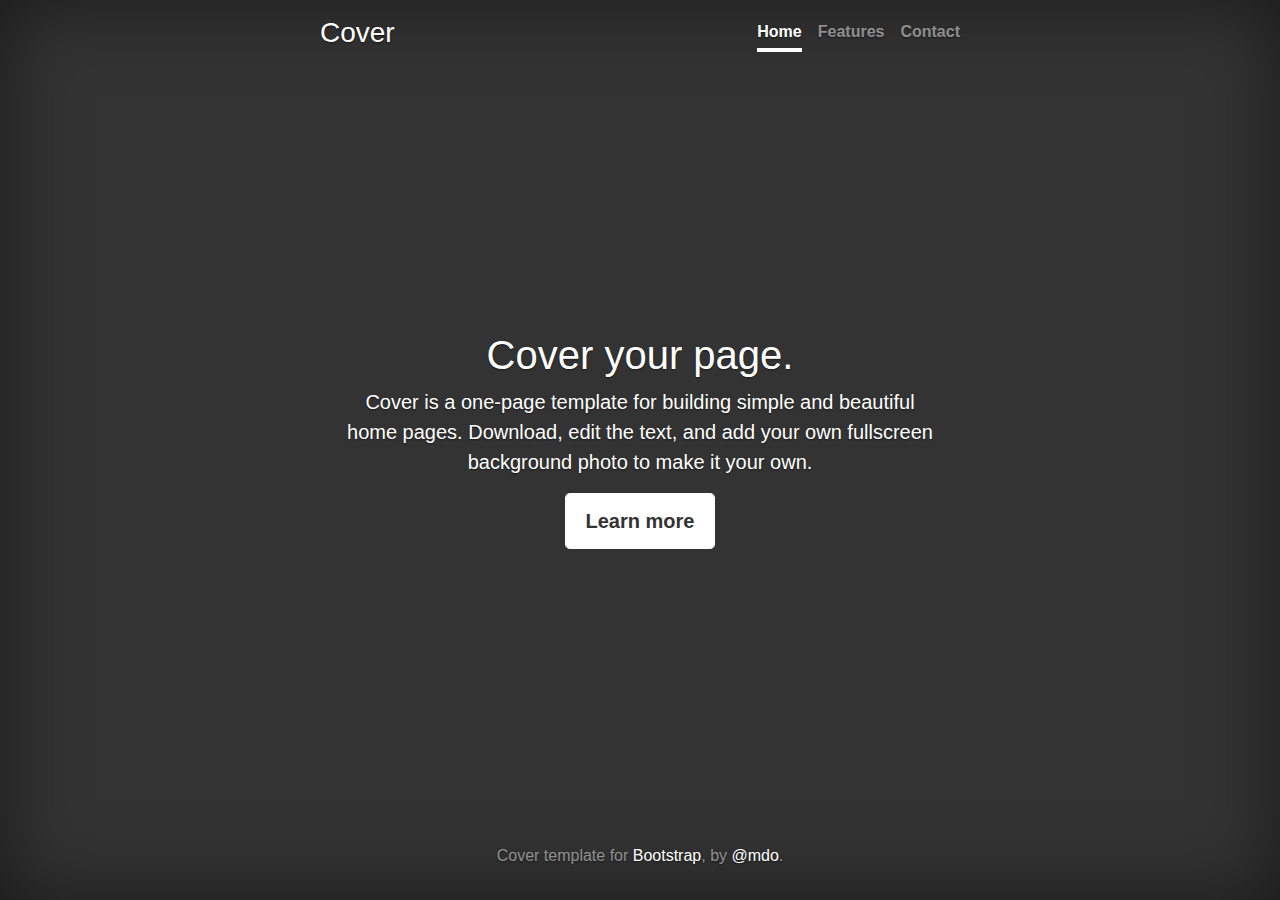
<file: bootstrap-4.0.0/docs/4.0/examples/cover/index.html>
<!doctype html>
<html lang="en">
  <head>
    <meta charset="utf-8">
    <meta name="viewport" content="width=device-width, initial-scale=1, shrink-to-fit=no">
    <meta name="description" content="">
    <meta name="author" content="">
    <link rel="icon" href="../../../../favicon.ico">

    <title>Cover Template for Bootstrap</title>

    <!-- Bootstrap core CSS -->
    <link href="../../../../dist/css/bootstrap.min.css" rel="stylesheet">

    <!-- Custom styles for this template -->
    <link href="cover.css" rel="stylesheet">
  </head>

  <body class="text-center">

    <div class="cover-container d-flex h-100 p-3 mx-auto flex-column">
      <header class="masthead mb-auto">
        <div class="inner">
          <h3 class="masthead-brand">Cover</h3>
          <nav class="nav nav-masthead justify-content-center">
            <a class="nav-link active" href="#">Home</a>
            <a class="nav-link" href="#">Features</a>
            <a class="nav-link" href="#">Contact</a>
          </nav>
        </div>
      </header>

      <main role="main" class="inner cover">
        <h1 class="cover-heading">Cover your page.</h1>
        <p class="lead">Cover is a one-page template for building simple and beautiful home pages. Download, edit the text, and add your own fullscreen background photo to make it your own.</p>
        <p class="lead">
          <a href="#" class="btn btn-lg btn-secondary">Learn more</a>
        </p>
      </main>

      <footer class="mastfoot mt-auto">
        <div class="inner">
          <p>Cover template for <a href="https://getbootstrap.com/">Bootstrap</a>, by <a href="https://twitter.com/mdo">@mdo</a>.</p>
        </div>
      </footer>
    </div>


    <!-- Bootstrap core JavaScript
    ================================================== -->
    <!-- Placed at the end of the document so the pages load faster -->
    <script src="https://code.jquery.com/jquery-3.2.1.slim.min.js" integrity="sha384-KJ3o2DKtIkvYIK3UENzmM7KCkRr/rE9/Qpg6aAZGJwFDMVNA/GpGFF93hXpG5KkN" crossorigin="anonymous"></script>
    <script>window.jQuery || document.write('<script src="../../../../assets/js/vendor/jquery-slim.min.js"><\/script>')</script>
    <script src="../../../../assets/js/vendor/popper.min.js"></script>
    <script src="../../../../dist/js/bootstrap.min.js"></script>
  </body>
</html>
</file>
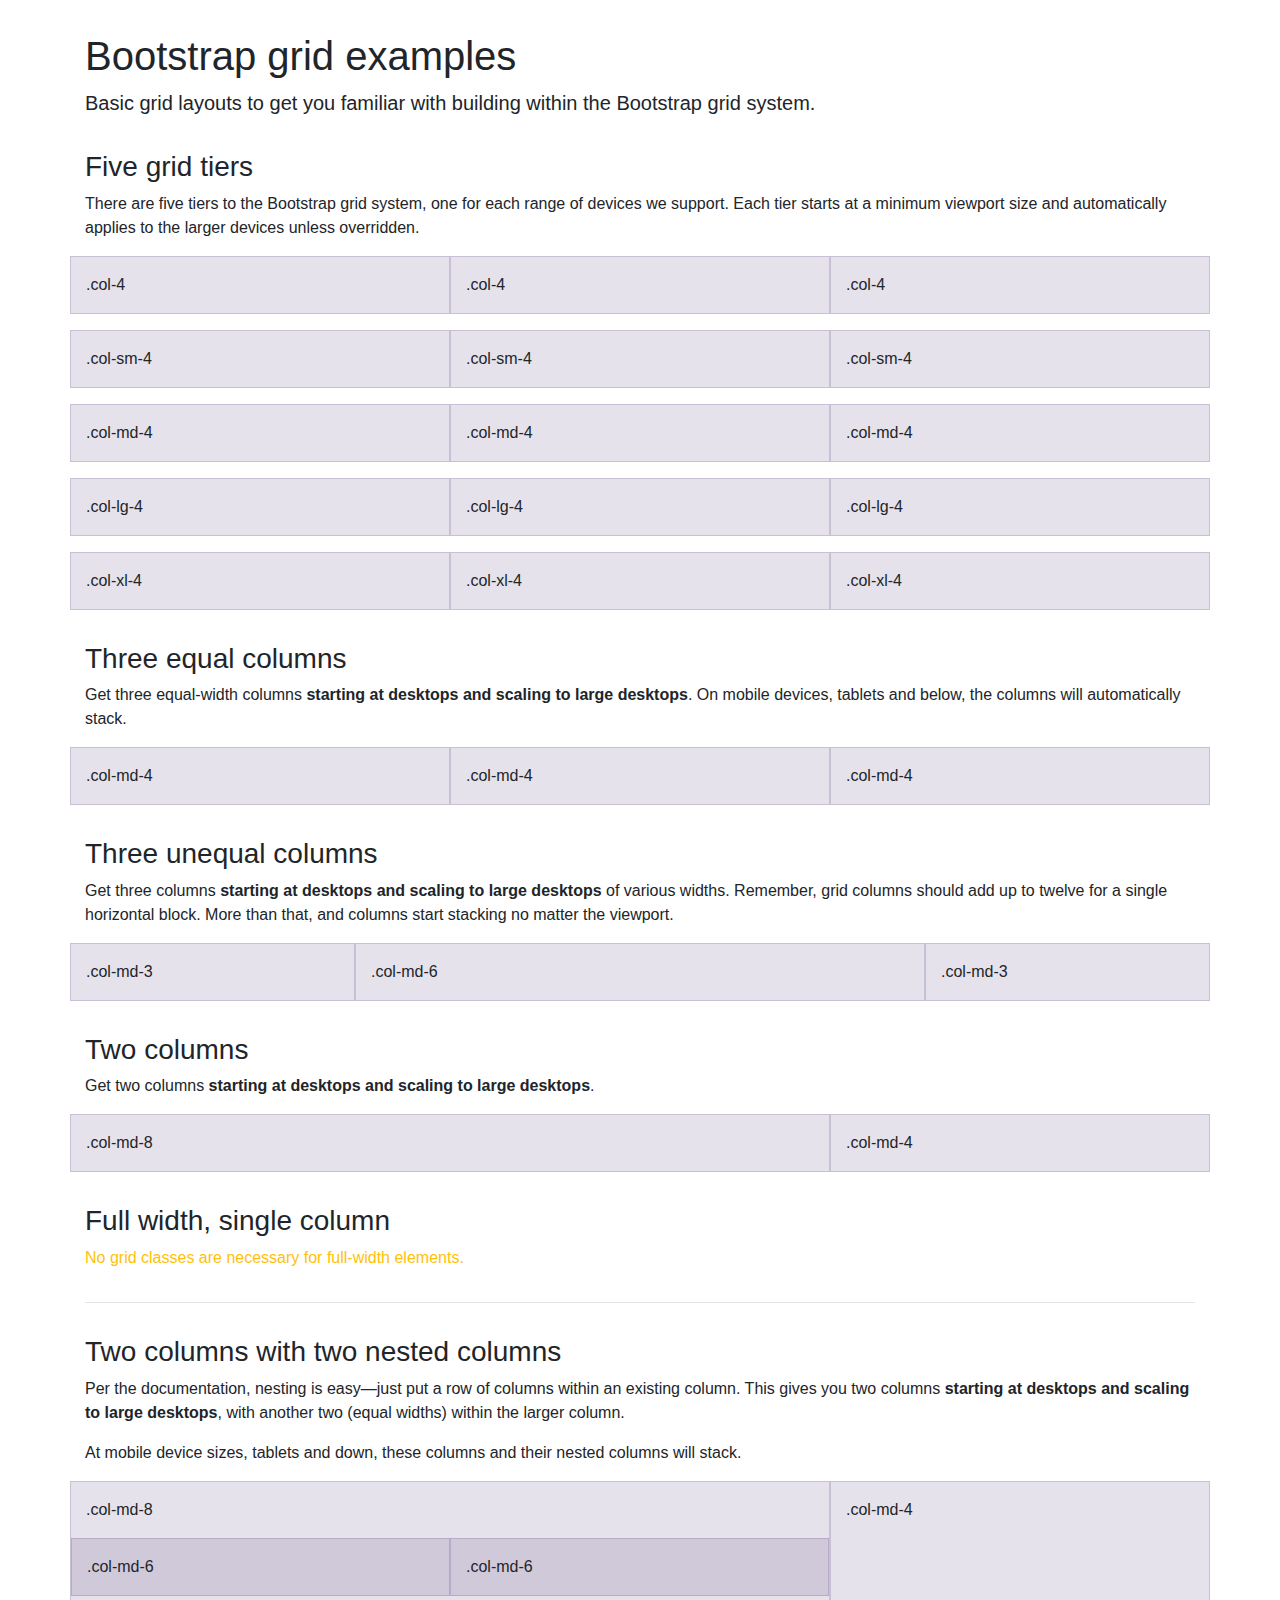
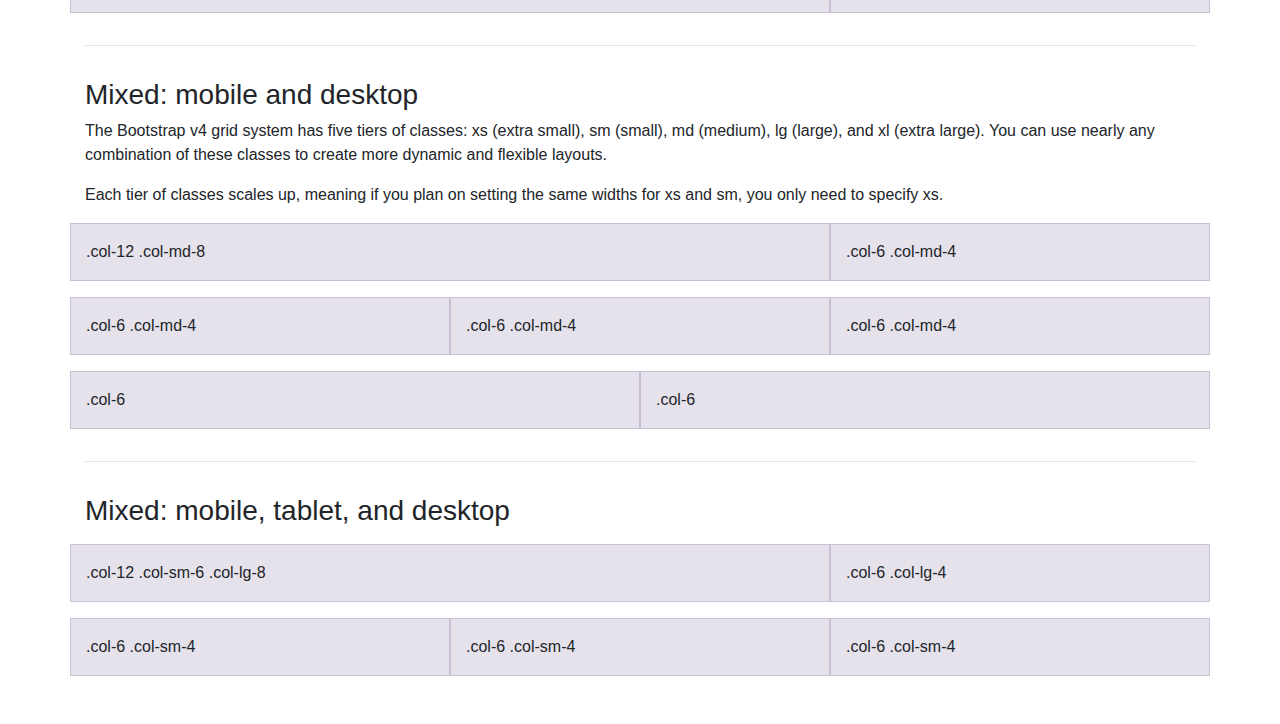
<file: bootstrap-4.0.0/docs/4.0/examples/grid/index.html>
<!doctype html>
<html lang="en">
  <head>
    <meta charset="utf-8">
    <meta name="viewport" content="width=device-width, initial-scale=1, shrink-to-fit=no">
    <meta name="description" content="">
    <meta name="author" content="">
    <link rel="icon" href="../../../../favicon.ico">

    <title>Grid Template for Bootstrap</title>

    <!-- Bootstrap core CSS -->
    <link href="../../../../dist/css/bootstrap.min.css" rel="stylesheet">

    <!-- Custom styles for this template -->
    <link href="grid.css" rel="stylesheet">
  </head>

  <body>
    <div class="container">

      <h1>Bootstrap grid examples</h1>
      <p class="lead">Basic grid layouts to get you familiar with building within the Bootstrap grid system.</p>

      <h3>Five grid tiers</h3>
      <p>There are five tiers to the Bootstrap grid system, one for each range of devices we support. Each tier starts at a minimum viewport size and automatically applies to the larger devices unless overridden.</p>

      <div class="row">
        <div class="col-4">.col-4</div>
        <div class="col-4">.col-4</div>
        <div class="col-4">.col-4</div>
      </div>

      <div class="row">
        <div class="col-sm-4">.col-sm-4</div>
        <div class="col-sm-4">.col-sm-4</div>
        <div class="col-sm-4">.col-sm-4</div>
      </div>

      <div class="row">
        <div class="col-md-4">.col-md-4</div>
        <div class="col-md-4">.col-md-4</div>
        <div class="col-md-4">.col-md-4</div>
      </div>

      <div class="row">
        <div class="col-lg-4">.col-lg-4</div>
        <div class="col-lg-4">.col-lg-4</div>
        <div class="col-lg-4">.col-lg-4</div>
      </div>

      <div class="row">
        <div class="col-xl-4">.col-xl-4</div>
        <div class="col-xl-4">.col-xl-4</div>
        <div class="col-xl-4">.col-xl-4</div>
      </div>

      <h3>Three equal columns</h3>
      <p>Get three equal-width columns <strong>starting at desktops and scaling to large desktops</strong>. On mobile devices, tablets and below, the columns will automatically stack.</p>
      <div class="row">
        <div class="col-md-4">.col-md-4</div>
        <div class="col-md-4">.col-md-4</div>
        <div class="col-md-4">.col-md-4</div>
      </div>

      <h3>Three unequal columns</h3>
      <p>Get three columns <strong>starting at desktops and scaling to large desktops</strong> of various widths. Remember, grid columns should add up to twelve for a single horizontal block. More than that, and columns start stacking no matter the viewport.</p>
      <div class="row">
        <div class="col-md-3">.col-md-3</div>
        <div class="col-md-6">.col-md-6</div>
        <div class="col-md-3">.col-md-3</div>
      </div>

      <h3>Two columns</h3>
      <p>Get two columns <strong>starting at desktops and scaling to large desktops</strong>.</p>
      <div class="row">
        <div class="col-md-8">.col-md-8</div>
        <div class="col-md-4">.col-md-4</div>
      </div>

      <h3>Full width, single column</h3>
      <p class="text-warning">No grid classes are necessary for full-width elements.</p>

      <hr>

      <h3>Two columns with two nested columns</h3>
      <p>Per the documentation, nesting is easy—just put a row of columns within an existing column. This gives you two columns <strong>starting at desktops and scaling to large desktops</strong>, with another two (equal widths) within the larger column.</p>
      <p>At mobile device sizes, tablets and down, these columns and their nested columns will stack.</p>
      <div class="row">
        <div class="col-md-8">
          .col-md-8
          <div class="row">
            <div class="col-md-6">.col-md-6</div>
            <div class="col-md-6">.col-md-6</div>
          </div>
        </div>
        <div class="col-md-4">.col-md-4</div>
      </div>

      <hr>

      <h3>Mixed: mobile and desktop</h3>
      <p>The Bootstrap v4 grid system has five tiers of classes: xs (extra small), sm (small), md (medium), lg (large), and xl (extra large). You can use nearly any combination of these classes to create more dynamic and flexible layouts.</p>
      <p>Each tier of classes scales up, meaning if you plan on setting the same widths for xs and sm, you only need to specify xs.</p>
      <div class="row">
        <div class="col-12 col-md-8">.col-12 .col-md-8</div>
        <div class="col-6 col-md-4">.col-6 .col-md-4</div>
      </div>
      <div class="row">
        <div class="col-6 col-md-4">.col-6 .col-md-4</div>
        <div class="col-6 col-md-4">.col-6 .col-md-4</div>
        <div class="col-6 col-md-4">.col-6 .col-md-4</div>
      </div>
      <div class="row">
        <div class="col-6">.col-6</div>
        <div class="col-6">.col-6</div>
      </div>

      <hr>

      <h3>Mixed: mobile, tablet, and desktop</h3>
      <p></p>
      <div class="row">
        <div class="col-12 col-sm-6 col-lg-8">.col-12 .col-sm-6 .col-lg-8</div>
        <div class="col-6 col-lg-4">.col-6 .col-lg-4</div>
      </div>
      <div class="row">
        <div class="col-6 col-sm-4">.col-6 .col-sm-4</div>
        <div class="col-6 col-sm-4">.col-6 .col-sm-4</div>
        <div class="col-6 col-sm-4">.col-6 .col-sm-4</div>
      </div>

    </div> <!-- /container -->
  </body>
</html>
</file>
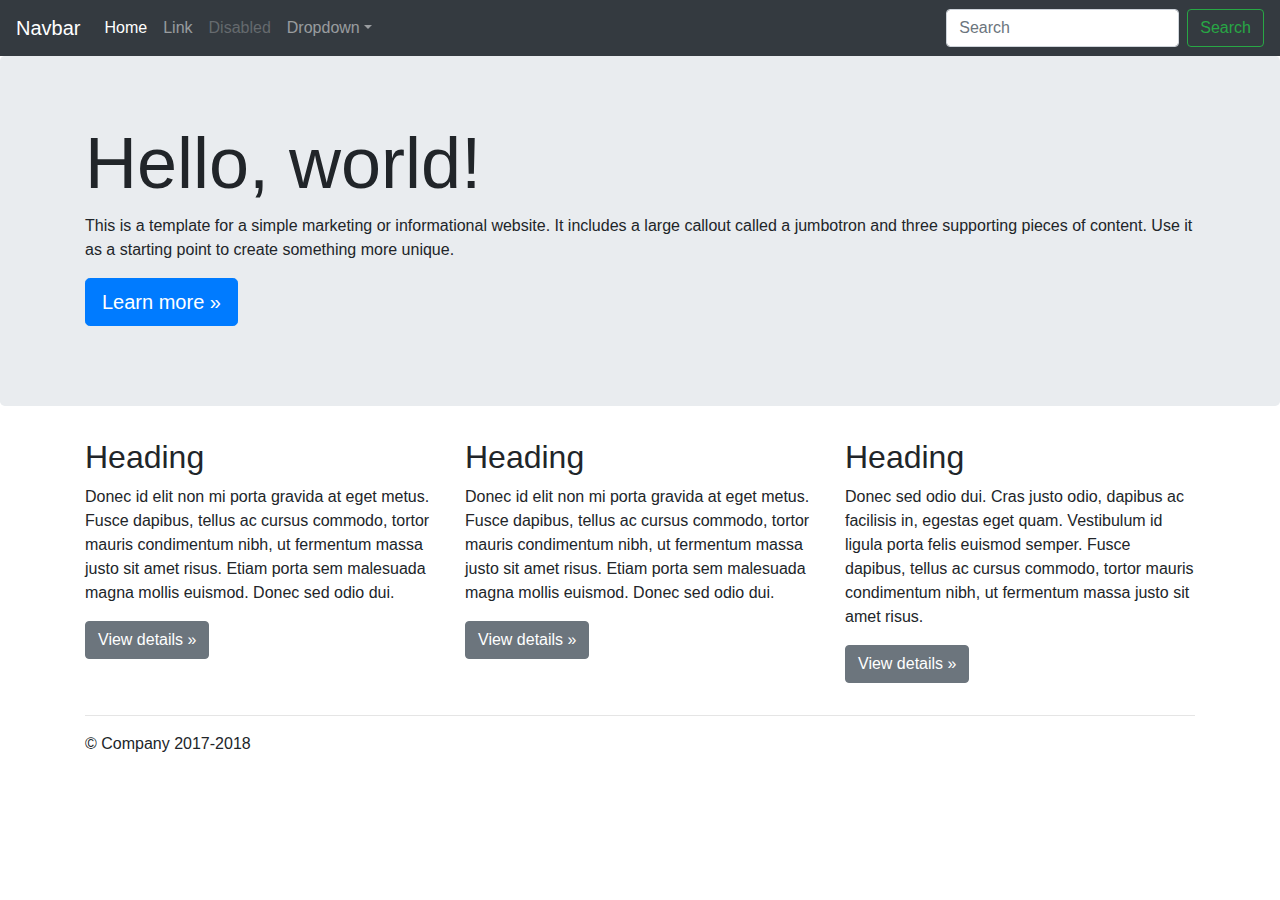
<file: bootstrap-4.0.0/docs/4.0/examples/jumbotron/index.html>
<!doctype html>
<html lang="en">
  <head>
    <meta charset="utf-8">
    <meta name="viewport" content="width=device-width, initial-scale=1, shrink-to-fit=no">
    <meta name="description" content="">
    <meta name="author" content="">
    <link rel="icon" href="../../../../favicon.ico">

    <title>Jumbotron Template for Bootstrap</title>

    <!-- Bootstrap core CSS -->
    <link href="../../../../dist/css/bootstrap.min.css" rel="stylesheet">

    <!-- Custom styles for this template -->
    <link href="jumbotron.css" rel="stylesheet">
  </head>

  <body>

    <nav class="navbar navbar-expand-md navbar-dark fixed-top bg-dark">
      <a class="navbar-brand" href="#">Navbar</a>
      <button class="navbar-toggler" type="button" data-toggle="collapse" data-target="#navbarsExampleDefault" aria-controls="navbarsExampleDefault" aria-expanded="false" aria-label="Toggle navigation">
        <span class="navbar-toggler-icon"></span>
      </button>

      <div class="collapse navbar-collapse" id="navbarsExampleDefault">
        <ul class="navbar-nav mr-auto">
          <li class="nav-item active">
            <a class="nav-link" href="#">Home <span class="sr-only">(current)</span></a>
          </li>
          <li class="nav-item">
            <a class="nav-link" href="#">Link</a>
          </li>
          <li class="nav-item">
            <a class="nav-link disabled" href="#">Disabled</a>
          </li>
          <li class="nav-item dropdown">
            <a class="nav-link dropdown-toggle" href="http://example.com" id="dropdown01" data-toggle="dropdown" aria-haspopup="true" aria-expanded="false">Dropdown</a>
            <div class="dropdown-menu" aria-labelledby="dropdown01">
              <a class="dropdown-item" href="#">Action</a>
              <a class="dropdown-item" href="#">Another action</a>
              <a class="dropdown-item" href="#">Something else here</a>
            </div>
          </li>
        </ul>
        <form class="form-inline my-2 my-lg-0">
          <input class="form-control mr-sm-2" type="text" placeholder="Search" aria-label="Search">
          <button class="btn btn-outline-success my-2 my-sm-0" type="submit">Search</button>
        </form>
      </div>
    </nav>

    <main role="main">

      <!-- Main jumbotron for a primary marketing message or call to action -->
      <div class="jumbotron">
        <div class="container">
          <h1 class="display-3">Hello, world!</h1>
          <p>This is a template for a simple marketing or informational website. It includes a large callout called a jumbotron and three supporting pieces of content. Use it as a starting point to create something more unique.</p>
          <p><a class="btn btn-primary btn-lg" href="#" role="button">Learn more &raquo;</a></p>
        </div>
      </div>

      <div class="container">
        <!-- Example row of columns -->
        <div class="row">
          <div class="col-md-4">
            <h2>Heading</h2>
            <p>Donec id elit non mi porta gravida at eget metus. Fusce dapibus, tellus ac cursus commodo, tortor mauris condimentum nibh, ut fermentum massa justo sit amet risus. Etiam porta sem malesuada magna mollis euismod. Donec sed odio dui. </p>
            <p><a class="btn btn-secondary" href="#" role="button">View details &raquo;</a></p>
          </div>
          <div class="col-md-4">
            <h2>Heading</h2>
            <p>Donec id elit non mi porta gravida at eget metus. Fusce dapibus, tellus ac cursus commodo, tortor mauris condimentum nibh, ut fermentum massa justo sit amet risus. Etiam porta sem malesuada magna mollis euismod. Donec sed odio dui. </p>
            <p><a class="btn btn-secondary" href="#" role="button">View details &raquo;</a></p>
          </div>
          <div class="col-md-4">
            <h2>Heading</h2>
            <p>Donec sed odio dui. Cras justo odio, dapibus ac facilisis in, egestas eget quam. Vestibulum id ligula porta felis euismod semper. Fusce dapibus, tellus ac cursus commodo, tortor mauris condimentum nibh, ut fermentum massa justo sit amet risus.</p>
            <p><a class="btn btn-secondary" href="#" role="button">View details &raquo;</a></p>
          </div>
        </div>

        <hr>

      </div> <!-- /container -->

    </main>

    <footer class="container">
      <p>&copy; Company 2017-2018</p>
    </footer>

    <!-- Bootstrap core JavaScript
    ================================================== -->
    <!-- Placed at the end of the document so the pages load faster -->
    <script src="https://code.jquery.com/jquery-3.2.1.slim.min.js" integrity="sha384-KJ3o2DKtIkvYIK3UENzmM7KCkRr/rE9/Qpg6aAZGJwFDMVNA/GpGFF93hXpG5KkN" crossorigin="anonymous"></script>
    <script>window.jQuery || document.write('<script src="../../../../assets/js/vendor/jquery-slim.min.js"><\/script>')</script>
    <script src="../../../../assets/js/vendor/popper.min.js"></script>
    <script src="../../../../dist/js/bootstrap.min.js"></script>
  </body>
</html>
</file>
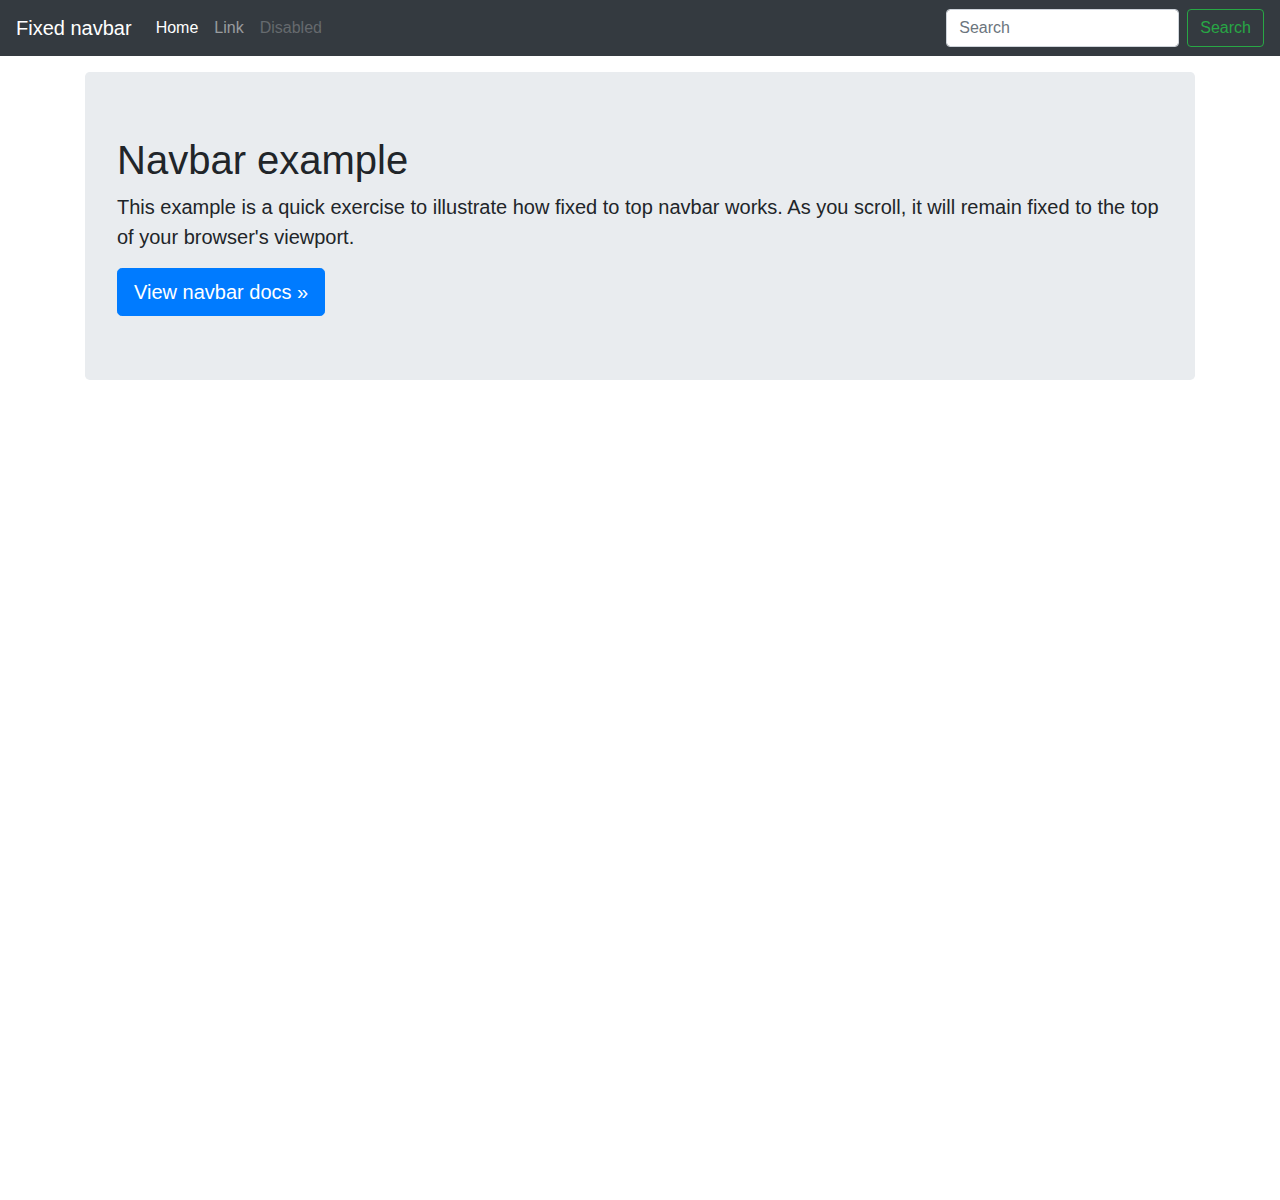
<file: bootstrap-4.0.0/docs/4.0/examples/navbar-fixed/index.html>
<!doctype html>
<html lang="en">
  <head>
    <meta charset="utf-8">
    <meta name="viewport" content="width=device-width, initial-scale=1, shrink-to-fit=no">
    <meta name="description" content="">
    <meta name="author" content="">
    <link rel="icon" href="../../../../favicon.ico">

    <title>Fixed top navbar example for Bootstrap</title>

    <!-- Bootstrap core CSS -->
    <link href="../../../../dist/css/bootstrap.min.css" rel="stylesheet">

    <!-- Custom styles for this template -->
    <link href="navbar-top-fixed.css" rel="stylesheet">
  </head>

  <body>

    <nav class="navbar navbar-expand-md navbar-dark fixed-top bg-dark">
      <a class="navbar-brand" href="#">Fixed navbar</a>
      <button class="navbar-toggler" type="button" data-toggle="collapse" data-target="#navbarCollapse" aria-controls="navbarCollapse" aria-expanded="false" aria-label="Toggle navigation">
        <span class="navbar-toggler-icon"></span>
      </button>
      <div class="collapse navbar-collapse" id="navbarCollapse">
        <ul class="navbar-nav mr-auto">
          <li class="nav-item active">
            <a class="nav-link" href="#">Home <span class="sr-only">(current)</span></a>
          </li>
          <li class="nav-item">
            <a class="nav-link" href="#">Link</a>
          </li>
          <li class="nav-item">
            <a class="nav-link disabled" href="#">Disabled</a>
          </li>
        </ul>
        <form class="form-inline mt-2 mt-md-0">
          <input class="form-control mr-sm-2" type="text" placeholder="Search" aria-label="Search">
          <button class="btn btn-outline-success my-2 my-sm-0" type="submit">Search</button>
        </form>
      </div>
    </nav>

    <main role="main" class="container">
      <div class="jumbotron">
        <h1>Navbar example</h1>
        <p class="lead">This example is a quick exercise to illustrate how fixed to top navbar works. As you scroll, it will remain fixed to the top of your browser's viewport.</p>
        <a class="btn btn-lg btn-primary" href="../../components/navbar/" role="button">View navbar docs &raquo;</a>
      </div>
    </main>

    <!-- Bootstrap core JavaScript
    ================================================== -->
    <!-- Placed at the end of the document so the pages load faster -->
    <script src="https://code.jquery.com/jquery-3.2.1.slim.min.js" integrity="sha384-KJ3o2DKtIkvYIK3UENzmM7KCkRr/rE9/Qpg6aAZGJwFDMVNA/GpGFF93hXpG5KkN" crossorigin="anonymous"></script>
    <script>window.jQuery || document.write('<script src="../../../../assets/js/vendor/jquery-slim.min.js"><\/script>')</script>
    <script src="../../../../assets/js/vendor/popper.min.js"></script>
    <script src="../../../../dist/js/bootstrap.min.js"></script>
  </body>
</html>
</file>
<file: bootstrap-4.0.0/docs/4.0/examples/album/album.css>
:root {
  --jumbotron-padding-y: 3rem;
}

.jumbotron {
  padding-top: var(--jumbotron-padding-y);
  padding-bottom: var(--jumbotron-padding-y);
  margin-bottom: 0;
  background-color: #fff;
}
@media (min-width: 768px) {
  .jumbotron {
    padding-top: calc(var(--jumbotron-padding-y) * 2);
    padding-bottom: calc(var(--jumbotron-padding-y) * 2);
  }
}

.jumbotron p:last-child {
  margin-bottom: 0;
}

.jumbotron-heading {
  font-weight: 300;
}

.jumbotron .container {
  max-width: 40rem;
}

footer {
  padding-top: 3rem;
  padding-bottom: 3rem;
}

footer p {
  margin-bottom: .25rem;
}

.box-shadow { box-shadow: 0 .25rem .75rem rgba(0, 0, 0, .05); }
</file>
<file: bootstrap-4.0.0/docs/4.0/examples/blog/blog.css>
/* stylelint-disable selector-list-comma-newline-after */

.blog-header {
  line-height: 1;
  border-bottom: 1px solid #e5e5e5;
}

.blog-header-logo {
  font-family: "Playfair Display", Georgia, "Times New Roman", serif;
  font-size: 2.25rem;
}

.blog-header-logo:hover {
  text-decoration: none;
}

h1, h2, h3, h4, h5, h6 {
  font-family: "Playfair Display", Georgia, "Times New Roman", serif;
}

.display-4 {
  font-size: 2.5rem;
}
@media (min-width: 768px) {
  .display-4 {
    font-size: 3rem;
  }
}

.nav-scroller {
  position: relative;
  z-index: 2;
  height: 2.75rem;
  overflow-y: hidden;
}

.nav-scroller .nav {
  display: -webkit-box;
  display: -ms-flexbox;
  display: flex;
  -ms-flex-wrap: nowrap;
  flex-wrap: nowrap;
  padding-bottom: 1rem;
  margin-top: -1px;
  overflow-x: auto;
  text-align: center;
  white-space: nowrap;
  -webkit-overflow-scrolling: touch;
}

.nav-scroller .nav-link {
  padding-top: .75rem;
  padding-bottom: .75rem;
  font-size: .875rem;
}

.card-img-right {
  height: 100%;
  border-radius: 0 3px 3px 0;
}

.flex-auto {
  -ms-flex: 0 0 auto;
  -webkit-box-flex: 0;
  flex: 0 0 auto;
}

.h-250 { height: 250px; }
@media (min-width: 768px) {
  .h-md-250 { height: 250px; }
}

.border-top { border-top: 1px solid #e5e5e5; }
.border-bottom { border-bottom: 1px solid #e5e5e5; }

.box-shadow { box-shadow: 0 .25rem .75rem rgba(0, 0, 0, .05); }

/*
 * Blog name and description
 */
.blog-title {
  margin-bottom: 0;
  font-size: 2rem;
  font-weight: 400;
}
.blog-description {
  font-size: 1.1rem;
  color: #999;
}

@media (min-width: 40em) {
  .blog-title {
    font-size: 3.5rem;
  }
}

/* Pagination */
.blog-pagination {
  margin-bottom: 4rem;
}
.blog-pagination > .btn {
  border-radius: 2rem;
}

/*
 * Blog posts
 */
.blog-post {
  margin-bottom: 4rem;
}
.blog-post-title {
  margin-bottom: .25rem;
  font-size: 2.5rem;
}
.blog-post-meta {
  margin-bottom: 1.25rem;
  color: #999;
}

/*
 * Footer
 */
.blog-footer {
  padding: 2.5rem 0;
  color: #999;
  text-align: center;
  background-color: #f9f9f9;
  border-top: .05rem solid #e5e5e5;
}
.blog-footer p:last-child {
  margin-bottom: 0;
}
</file>
<file: bootstrap-4.0.0/docs/4.0/examples/carousel/carousel.css>
/* GLOBAL STYLES
-------------------------------------------------- */
/* Padding below the footer and lighter body text */

body {
  padding-top: 3rem;
  padding-bottom: 3rem;
  color: #5a5a5a;
}


/* CUSTOMIZE THE CAROUSEL
-------------------------------------------------- */

/* Carousel base class */
.carousel {
  margin-bottom: 4rem;
}
/* Since positioning the image, we need to help out the caption */
.carousel-caption {
  bottom: 3rem;
  z-index: 10;
}

/* Declare heights because of positioning of img element */
.carousel-item {
  height: 32rem;
  background-color: #777;
}
.carousel-item > img {
  position: absolute;
  top: 0;
  left: 0;
  min-width: 100%;
  height: 32rem;
}


/* MARKETING CONTENT
-------------------------------------------------- */

/* Center align the text within the three columns below the carousel */
.marketing .col-lg-4 {
  margin-bottom: 1.5rem;
  text-align: center;
}
.marketing h2 {
  font-weight: 400;
}
.marketing .col-lg-4 p {
  margin-right: .75rem;
  margin-left: .75rem;
}


/* Featurettes
------------------------- */

.featurette-divider {
  margin: 5rem 0; /* Space out the Bootstrap <hr> more */
}

/* Thin out the marketing headings */
.featurette-heading {
  font-weight: 300;
  line-height: 1;
  letter-spacing: -.05rem;
}


/* RESPONSIVE CSS
-------------------------------------------------- */

@media (min-width: 40em) {
  /* Bump up size of carousel content */
  .carousel-caption p {
    margin-bottom: 1.25rem;
    font-size: 1.25rem;
    line-height: 1.4;
  }

  .featurette-heading {
    font-size: 50px;
  }
}

@media (min-width: 62em) {
  .featurette-heading {
    margin-top: 7rem;
  }
}
</file>
<file: bootstrap-4.0.0/docs/4.0/examples/cover/cover.css>
/*
 * Globals
 */

/* Links */
a,
a:focus,
a:hover {
  color: #fff;
}

/* Custom default button */
.btn-secondary,
.btn-secondary:hover,
.btn-secondary:focus {
  color: #333;
  text-shadow: none; /* Prevent inheritance from `body` */
  background-color: #fff;
  border: .05rem solid #fff;
}


/*
 * Base structure
 */

html,
body {
  height: 100%;
  background-color: #333;
}

body {
  display: -ms-flexbox;
  display: -webkit-box;
  display: flex;
  -ms-flex-pack: center;
  -webkit-box-pack: center;
  justify-content: center;
  color: #fff;
  text-shadow: 0 .05rem .1rem rgba(0, 0, 0, .5);
  box-shadow: inset 0 0 5rem rgba(0, 0, 0, .5);
}

.cover-container {
  max-width: 42em;
}


/*
 * Header
 */
.masthead {
  margin-bottom: 2rem;
}

.masthead-brand {
  margin-bottom: 0;
}

.nav-masthead .nav-link {
  padding: .25rem 0;
  font-weight: 700;
  color: rgba(255, 255, 255, .5);
  background-color: transparent;
  border-bottom: .25rem solid transparent;
}

.nav-masthead .nav-link:hover,
.nav-masthead .nav-link:focus {
  border-bottom-color: rgba(255, 255, 255, .25);
}

.nav-masthead .nav-link + .nav-link {
  margin-left: 1rem;
}

.nav-masthead .active {
  color: #fff;
  border-bottom-color: #fff;
}

@media (min-width: 48em) {
  .masthead-brand {
    float: left;
  }
  .nav-masthead {
    float: right;
  }
}


/*
 * Cover
 */
.cover {
  padding: 0 1.5rem;
}
.cover .btn-lg {
  padding: .75rem 1.25rem;
  font-weight: 700;
}


/*
 * Footer
 */
.mastfoot {
  color: rgba(255, 255, 255, .5);
}
</file>
<file: bootstrap-4.0.0/docs/4.0/examples/grid/grid.css>
body {
  padding-top: 2rem;
  padding-bottom: 2rem;
}

h3 {
  margin-top: 2rem;
}

.row {
  margin-bottom: 1rem;
}
.row .row {
  margin-top: 1rem;
  margin-bottom: 0;
}
[class*="col-"] {
  padding-top: 1rem;
  padding-bottom: 1rem;
  background-color: rgba(86, 61, 124, .15);
  border: 1px solid rgba(86, 61, 124, .2);
}

hr {
  margin-top: 2rem;
  margin-bottom: 2rem;
}
</file>
<file: bootstrap-4.0.0/docs/4.0/examples/jumbotron/jumbotron.css>
/* Move down content because we have a fixed navbar that is 3.5rem tall */
body {
  padding-top: 3.5rem;
}
</file>
<file: bootstrap-4.0.0/docs/4.0/examples/navbar-fixed/navbar-top-fixed.css>
/* Show it is fixed to the top */
body {
  min-height: 75rem;
  padding-top: 4.5rem;
}
</file>
<file: bootstrap-4.0.0/js/tests/vendor/qunit.css>
/*!
 * QUnit 2.4.1
 * https://qunitjs.com/
 *
 * Copyright jQuery Foundation and other contributors
 * Released under the MIT license
 * https://jquery.org/license
 *
 * Date: 2017-10-22T05:12Z
 */

/** Font Family and Sizes */

#qunit-tests, #qunit-header, #qunit-banner, #qunit-testrunner-toolbar, #qunit-filteredTest, #qunit-userAgent, #qunit-testresult {
	font-family: "Helvetica Neue Light", "HelveticaNeue-Light", "Helvetica Neue", Calibri, Helvetica, Arial, sans-serif;
}

#qunit-testrunner-toolbar, #qunit-filteredTest, #qunit-userAgent, #qunit-testresult, #qunit-tests li { font-size: small; }
#qunit-tests { font-size: smaller; }


/** Resets */

#qunit-tests, #qunit-header, #qunit-banner, #qunit-filteredTest, #qunit-userAgent, #qunit-testresult, #qunit-modulefilter {
	margin: 0;
	padding: 0;
}


/** Header (excluding toolbar) */

#qunit-header {
	padding: 0.5em 0 0.5em 1em;

	color: #8699A4;
	background-color: #0D3349;

	font-size: 1.5em;
	line-height: 1em;
	font-weight: 400;

	border-radius: 5px 5px 0 0;
}

#qunit-header a {
	text-decoration: none;
	color: #C2CCD1;
}

#qunit-header a:hover,
#qunit-header a:focus {
	color: #FFF;
}

#qunit-banner {
	height: 5px;
}

#qunit-filteredTest {
	padding: 0.5em 1em 0.5em 1em;
	color: #366097;
	background-color: #F4FF77;
}

#qunit-userAgent {
	padding: 0.5em 1em 0.5em 1em;
	color: #FFF;
	background-color: #2B81AF;
	text-shadow: rgba(0, 0, 0, 0.5) 2px 2px 1px;
}


/** Toolbar */

#qunit-testrunner-toolbar {
	padding: 0.5em 1em 0.5em 1em;
	color: #5E740B;
	background-color: #EEE;
}

#qunit-testrunner-toolbar .clearfix {
	height: 0;
	clear: both;
}

#qunit-testrunner-toolbar label {
	display: inline-block;
}

#qunit-testrunner-toolbar input[type=checkbox],
#qunit-testrunner-toolbar input[type=radio] {
	margin: 3px;
	vertical-align: -2px;
}

#qunit-testrunner-toolbar input[type=text] {
	box-sizing: border-box;
	height: 1.6em;
}

.qunit-url-config,
.qunit-filter,
#qunit-modulefilter {
	display: inline-block;
	line-height: 2.1em;
}

.qunit-filter,
#qunit-modulefilter {
	float: right;
	position: relative;
	margin-left: 1em;
}

.qunit-url-config label {
	margin-right: 0.5em;
}

#qunit-modulefilter-search {
	box-sizing: border-box;
	width: 400px;
}

#qunit-modulefilter-search-container:after {
	position: absolute;
	right: 0.3em;
	content: "\25bc";
	color: black;
}

#qunit-modulefilter-dropdown {
	/* align with #qunit-modulefilter-search */
	box-sizing: border-box;
	width: 400px;
	position: absolute;
	right: 0;
	top: 50%;
	margin-top: 0.8em;

	border: 1px solid #D3D3D3;
	border-top: none;
	border-radius: 0 0 .25em .25em;
	color: #000;
	background-color: #F5F5F5;
	z-index: 99;
}

#qunit-modulefilter-dropdown a {
	color: inherit;
	text-decoration: none;
}

#qunit-modulefilter-dropdown .clickable.checked {
	font-weight: bold;
	color: #000;
	background-color: #D2E0E6;
}

#qunit-modulefilter-dropdown .clickable:hover {
	color: #FFF;
	background-color: #0D3349;
}

#qunit-modulefilter-actions {
	display: block;
	overflow: auto;

	/* align with #qunit-modulefilter-dropdown-list */
	font: smaller/1.5em sans-serif;
}

#qunit-modulefilter-dropdown #qunit-modulefilter-actions > * {
	box-sizing: border-box;
	max-height: 2.8em;
	display: block;
	padding: 0.4em;
}

#qunit-modulefilter-dropdown #qunit-modulefilter-actions > button {
	float: right;
	font: inherit;
}

#qunit-modulefilter-dropdown #qunit-modulefilter-actions > :last-child {
	/* insert padding to align with checkbox margins */
	padding-left: 3px;
}

#qunit-modulefilter-dropdown-list {
	max-height: 200px;
	overflow-y: auto;
	margin: 0;
	border-top: 2px groove threedhighlight;
	padding: 0.4em 0 0;
	font: smaller/1.5em sans-serif;
}

#qunit-modulefilter-dropdown-list li {
	white-space: nowrap;
	overflow: hidden;
	text-overflow: ellipsis;
}

#qunit-modulefilter-dropdown-list .clickable {
	display: block;
	padding-left: 0.15em;
}


/** Tests: Pass/Fail */

#qunit-tests {
	list-style-position: inside;
}

#qunit-tests li {
	padding: 0.4em 1em 0.4em 1em;
	border-bottom: 1px solid #FFF;
	list-style-position: inside;
}

#qunit-tests > li {
	display: none;
}

#qunit-tests li.running,
#qunit-tests li.pass,
#qunit-tests li.fail,
#qunit-tests li.skipped,
#qunit-tests li.aborted {
	display: list-item;
}

#qunit-tests.hidepass {
	position: relative;
}

#qunit-tests.hidepass li.running,
#qunit-tests.hidepass li.pass:not(.todo) {
	visibility: hidden;
	position: absolute;
	width:   0;
	height:  0;
	padding: 0;
	border:  0;
	margin:  0;
}

#qunit-tests li strong {
	cursor: pointer;
}

#qunit-tests li.skipped strong {
	cursor: default;
}

#qunit-tests li a {
	padding: 0.5em;
	color: #C2CCD1;
	text-decoration: none;
}

#qunit-tests li p a {
	padding: 0.25em;
	color: #6B6464;
}
#qunit-tests li a:hover,
#qunit-tests li a:focus {
	color: #000;
}

#qunit-tests li .runtime {
	float: right;
	font-size: smaller;
}

.qunit-assert-list {
	margin-top: 0.5em;
	padding: 0.5em;

	background-color: #FFF;

	border-radius: 5px;
}

.qunit-source {
	margin: 0.6em 0 0.3em;
}

.qunit-collapsed {
	display: none;
}

#qunit-tests table {
	border-collapse: collapse;
	margin-top: 0.2em;
}

#qunit-tests th {
	text-align: right;
	vertical-align: top;
	padding: 0 0.5em 0 0;
}

#qunit-tests td {
	vertical-align: top;
}

#qunit-tests pre {
	margin: 0;
	white-space: pre-wrap;
	word-wrap: break-word;
}

#qunit-tests del {
	color: #374E0C;
	background-color: #E0F2BE;
	text-decoration: none;
}

#qunit-tests ins {
	color: #500;
	background-color: #FFCACA;
	text-decoration: none;
}

/*** Test Counts */

#qunit-tests b.counts                       { color: #000; }
#qunit-tests b.passed                       { color: #5E740B; }
#qunit-tests b.failed                       { color: #710909; }

#qunit-tests li li {
	padding: 5px;
	background-color: #FFF;
	border-bottom: none;
	list-style-position: inside;
}

/*** Passing Styles */

#qunit-tests li li.pass {
	color: #3C510C;
	background-color: #FFF;
	border-left: 10px solid #C6E746;
}

#qunit-tests .pass                          { color: #528CE0; background-color: #D2E0E6; }
#qunit-tests .pass .test-name               { color: #366097; }

#qunit-tests .pass .test-actual,
#qunit-tests .pass .test-expected           { color: #999; }

#qunit-banner.qunit-pass                    { background-color: #C6E746; }

/*** Failing Styles */

#qunit-tests li li.fail {
	color: #710909;
	background-color: #FFF;
	border-left: 10px solid #EE5757;
	white-space: pre;
}

#qunit-tests > li:last-child {
	border-radius: 0 0 5px 5px;
}

#qunit-tests .fail                          { color: #000; background-color: #EE5757; }
#qunit-tests .fail .test-name,
#qunit-tests .fail .module-name             { color: #000; }

#qunit-tests .fail .test-actual             { color: #EE5757; }
#qunit-tests .fail .test-expected           { color: #008000; }

#qunit-banner.qunit-fail                    { background-color: #EE5757; }


/*** Aborted tests */
#qunit-tests .aborted { color: #000; background-color: orange; }
/*** Skipped tests */

#qunit-tests .skipped {
	background-color: #EBECE9;
}

#qunit-tests .qunit-todo-label,
#qunit-tests .qunit-skipped-label {
	background-color: #F4FF77;
	display: inline-block;
	font-style: normal;
	color: #366097;
	line-height: 1.8em;
	padding: 0 0.5em;
	margin: -0.4em 0.4em -0.4em 0;
}

#qunit-tests .qunit-todo-label {
	background-color: #EEE;
}

/** Result */

#qunit-testresult {
	color: #2B81AF;
	background-color: #D2E0E6;

	border-bottom: 1px solid #FFF;
}
#qunit-testresult .clearfix {
	height: 0;
	clear: both;
}
#qunit-testresult .module-name {
	font-weight: 700;
}
#qunit-testresult-display {
	padding: 0.5em 1em 0.5em 1em;
	width: 85%;
	float:left;
}
#qunit-testresult-controls {
	padding: 0.5em 1em 0.5em 1em;
  width: 10%;
	float:left;
}

/** Fixture */

#qunit-fixture {
	position: absolute;
	top: -10000px;
	left: -10000px;
	width: 1000px;
	height: 1000px;
}
</file>
